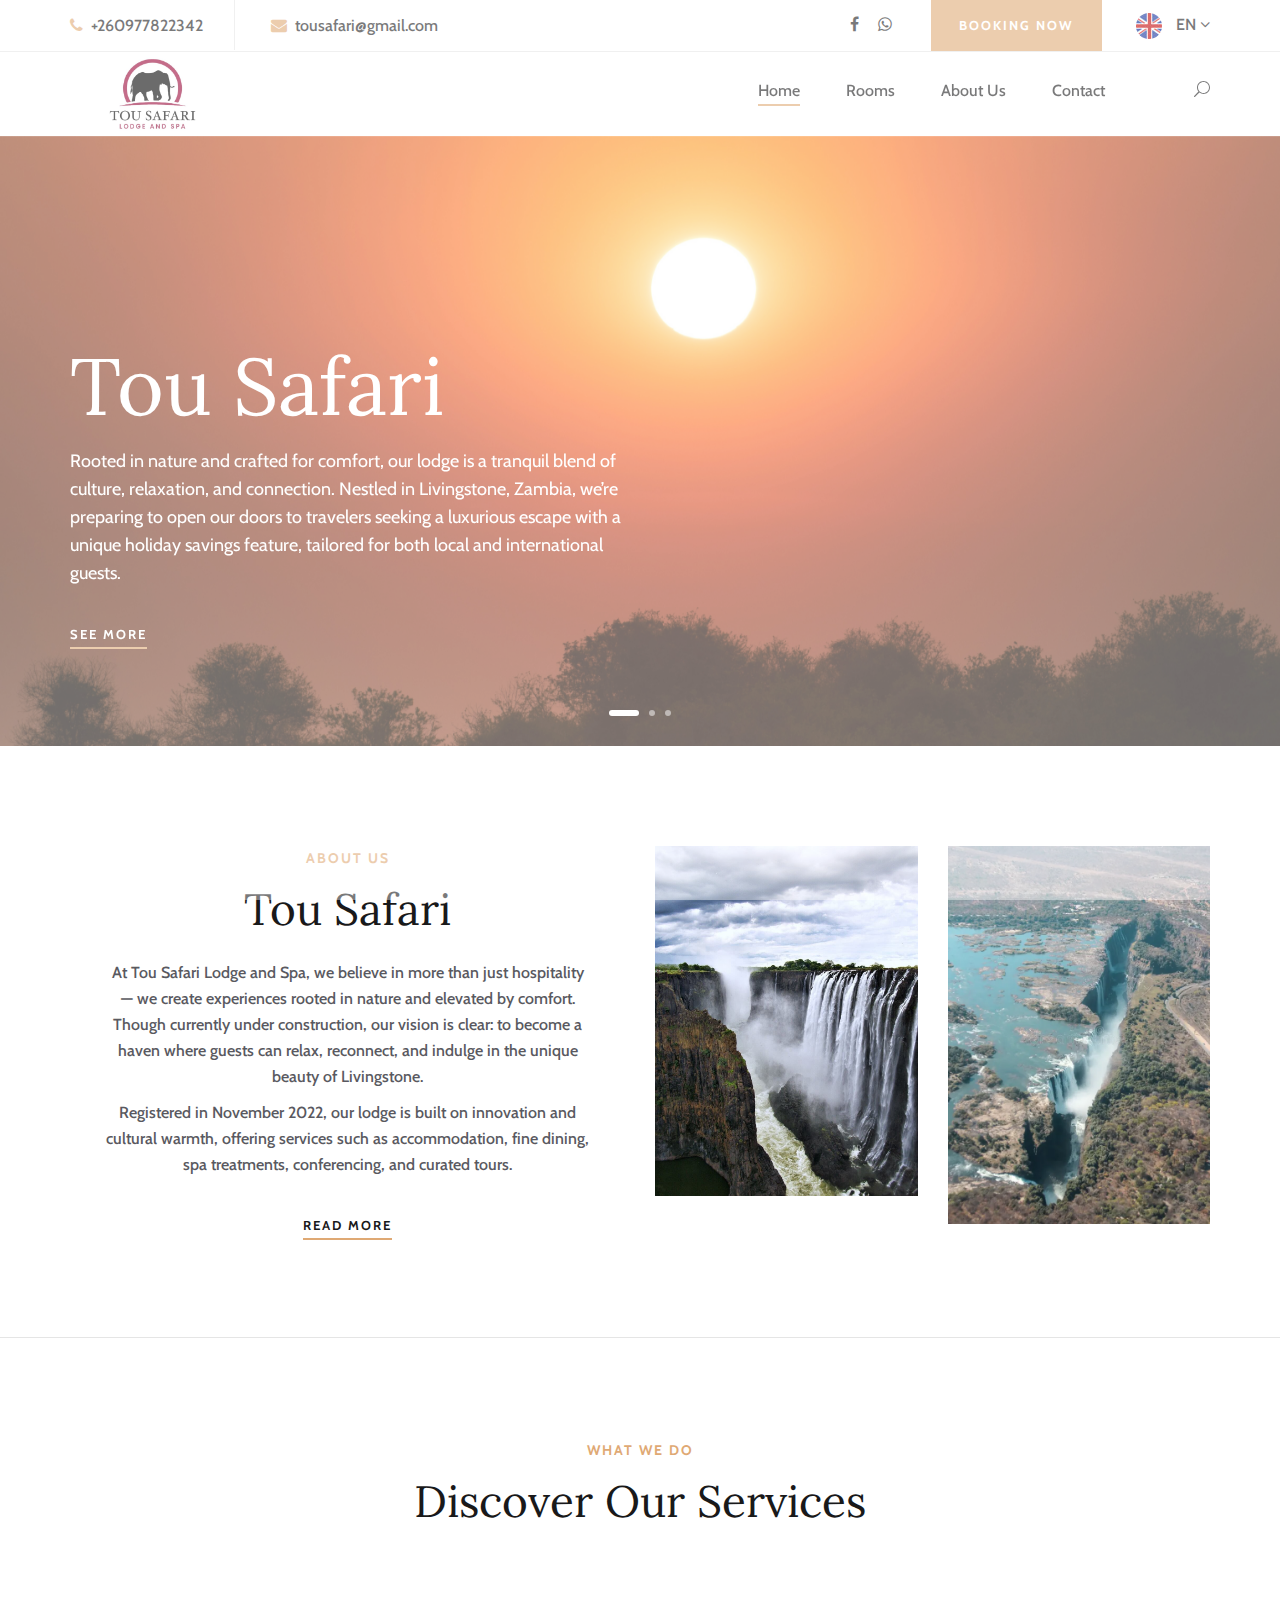
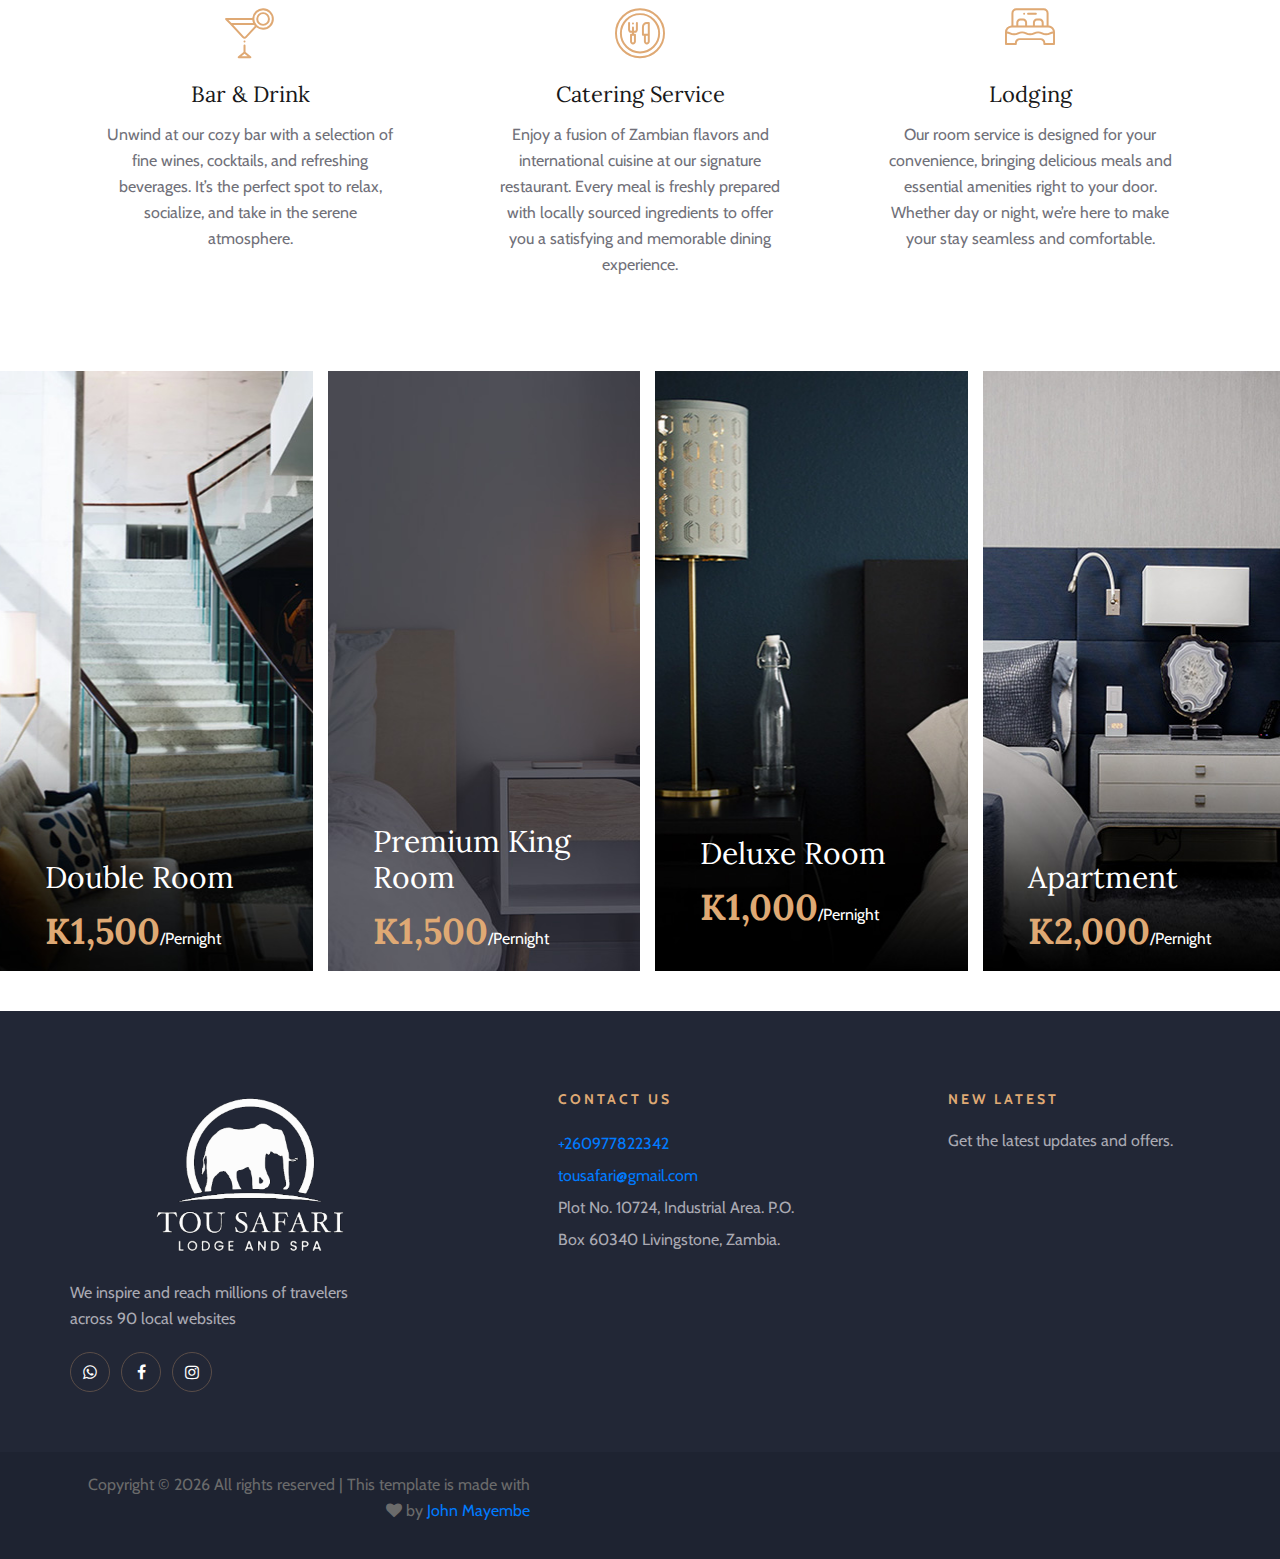
<file: index.html>
<!DOCTYPE html>
<html lang="zxx">

<head>
    <meta charset="UTF-8">
    <meta name="description" content="Sona Template">
    <meta name="keywords" content="Sona, unica, creative, html">
    <meta name="viewport" content="width=device-width, initial-scale=1.0">
    <meta http-equiv="X-UA-Compatible" content="ie=edge">
    <title>Tou Safari | Lodge & Spa </title>

    <!-- Google Font -->
    <link href="https://fonts.googleapis.com/css?family=Lora:400,700&display=swap" rel="stylesheet">
    <link href="https://fonts.googleapis.com/css?family=Cabin:400,500,600,700&display=swap" rel="stylesheet">

    <!-- Css Styles -->
    <link rel="stylesheet" href="css/bootstrap.min.css" type="text/css">
    <link rel="stylesheet" href="css/font-awesome.min.css" type="text/css">
    <link rel="stylesheet" href="css/elegant-icons.css" type="text/css">
    <link rel="stylesheet" href="css/flaticon.css" type="text/css">
    <link rel="stylesheet" href="css/owl.carousel.min.css" type="text/css">
    <link rel="stylesheet" href="css/nice-select.css" type="text/css">
    <link rel="stylesheet" href="css/jquery-ui.min.css" type="text/css">
    <link rel="stylesheet" href="css/magnific-popup.css" type="text/css">
    <link rel="stylesheet" href="css/slicknav.min.css" type="text/css">
    <link rel="stylesheet" href="css/style.css" type="text/css">
</head>

<body>
    <!-- Page Preloder -->
    <div id="preloder">
        <div class="loader"></div>
    </div>

    <!-- Offcanvas Menu Section Begin -->
    <div class="offcanvas-menu-overlay"></div>
    <div class="canvas-open">
        <i class="icon_menu"></i>
    </div>
    <div class="offcanvas-menu-wrapper">
        <div class="canvas-close">
            <i class="icon_close"></i>
        </div>
        <div class="search-icon  search-switch">
            <i class="icon_search"></i>
        </div>
        <div class="header-configure-area">
            <div class="language-option">
                <img src="img/flag.jpg" alt="">
                <span>EN <i class="fa fa-angle-down"></i></span>
                <div class="flag-dropdown">
                    <ul>
                        <li><a href="#">Zi</a></li>
                        <li><a href="#">Fr</a></li>
                    </ul>
                </div>
            </div>
            <a href="#" class="bk-btn">Booking Now</a>
        </div>
        <nav class="mainmenu mobile-menu">
            <ul>
                <li class="active"><a href="./index.html">Home</a></li>
                <li><a href="./rooms.html">Rooms</a></li>
                <li><a href="./about-us.html">About Us</a></li>


                </li>

                <li><a href="./contact.html">Contact</a></li>
            </ul>
        </nav>
        <div id="mobile-menu-wrap"></div>
        <div class="top-social">
            <a href="#"><i class="fa fa-facebook"></i></a>
            <a href="#"><i class="fa fa-whatsapp"></i></a>
        </div>
        <ul class="top-widget">
            <li><i class="fa fa-phone"></i> (+260) 977 822 342</li>
            <li><i class="fa fa-envelope"></i> Tousafari@gmail.com</li>
        </ul>
    </div>
    <!-- Offcanvas Menu Section End -->

    <!-- Header Section Begin -->
    <header class="header-section">
        <div class="top-nav">
            <div class="container">
                <div class="row">
                    <div class="col-lg-6">
                        <ul class="tn-left">
                            <li><i class="fa fa-phone"></i> +260977822342</li>
                            <li><i class="fa fa-envelope"></i> tousafari@gmail.com</li>
                        </ul>
                    </div>
                    <div class="col-lg-6">
                        <div class="tn-right">
                            <div class="top-social">
                                <a href="#"><i class="fa fa-facebook"></i></a>
                                <a href="#"><i class="fa fa-whatsapp"></i></a>
                            </div>
                            <a href="#" class="bk-btn">Booking Now</a>
                            <div class="language-option">
                                <img src="img/flag.jpg" alt="">
                                <span>EN <i class="fa fa-angle-down"></i></span>
                                <div class="flag-dropdown">
                                    <ul>
                                        <li><a href="#">Zi</a></li>
                                        <li><a href="#">Fr</a></li>
                                    </ul>
                                </div>
                            </div>
                        </div>
                    </div>
                </div>
            </div>
        </div>
        <div class="menu-item">
            <div class="container">
                <div class="row">
                    <div class="col-lg-2">
                        <div class="logo">
                            <a href="./index.html">
                                <img src="/img/tou-safari-logo.jpg" alt="">
                            </a>
                        </div>
                    </div>
                    <div class="col-lg-10">
                        <div class="nav-menu">
                            <nav class="mainmenu">
                                <ul>
                                    <li class="active"><a href="./index.html">Home</a></li>
                                    <li><a href="./rooms.html">Rooms</a></li>
                                    <li><a href="./about-us.html">About Us</a></li>



                                    <li><a href="./contact.html">Contact</a></li>
                                </ul>
                            </nav>
                            <div class="nav-right search-switch">
                                <i class="icon_search"></i>
                            </div>
                        </div>
                    </div>
                </div>
            </div>
        </div>
    </header>
    <!-- Header End -->

    <!-- Hero Section Begin -->
    <section class="hero-section">
        <div class="container">
            <div class="row">
                <div class="col-lg-6">
                    <div class="hero-text">
                        <h1>Tou Safari</h1>
                        <p> Rooted in nature and crafted for comfort, our lodge is a tranquil blend of culture,
                            relaxation, and connection. Nestled in Livingstone, Zambia, we’re preparing to open our
                            doors to travelers seeking a luxurious escape with a unique holiday savings feature,
                            tailored for both local and international guests.</p>
                        <a href="#" class="primary-btn">See More</a>
                    </div>
                </div>
                <div class="col-xl-4 col-lg-5 offset-xl-2 offset-lg-1">

                </div>
            </div>
        </div>
        <div class="hero-slider owl-carousel">
            <div class="hs-item set-bg" data-setbg="img/hero/hero-1.jpg"></div>
            <div class="hs-item set-bg" data-setbg="img/hero/hero-2.jpg"></div>
            <div class="hs-item set-bg" data-setbg="img/hero/hero-3.jpg"></div>
        </div>
    </section>
    <!-- Hero Section End -->

    <!-- About Us Section Begin -->
    <section class="aboutus-section spad">
        <div class="container">
            <div class="row">
                <div class="col-lg-6">
                    <div class="about-text">
                        <div class="section-title">
                            <span>About Us</span>
                            <h2>Tou Safari <br /></h2>
                        </div>
                        <p class="f-para">At Tou Safari Lodge and Spa, we believe in more than just hospitality — we
                            create experiences rooted in nature and elevated by comfort. Though currently under
                            construction, our vision is clear: to become a haven where guests can relax, reconnect, and
                            indulge in the unique beauty of Livingstone.</p>
                        <p class="s-para">Registered in November 2022, our lodge is built on innovation and cultural
                            warmth, offering services such as accommodation, fine dining, spa treatments, conferencing,
                            and curated tours.</p>
                        <a href="#" class="primary-btn about-btn">Read More</a>
                    </div>
                </div>
                <div class="col-lg-6">
                    <div class="about-pic">
                        <div class="row">
                            <div class="col-sm-6">
                                <img src="img/about/about-1.jpg" alt="">
                            </div>
                            <div class="col-sm-6">
                                <img src="img/about/about-2.jpg" alt="">
                            </div>
                        </div>
                    </div>
                </div>
            </div>
        </div>
    </section>
    <!-- About Us Section End -->

    <!-- Services Section End -->
    <section class="services-section spad">
        <div class="container">
            <div class="row">
                <div class="col-lg-12">
                    <div class="section-title">
                        <span>What We Do</span>
                        <h2>Discover Our Services</h2>
                    </div>
                </div>
            </div>
            <div class="row">
                <div class="col-lg-4 col-sm-6">
                    <div class="service-item">
                        <i class="flaticon-012-cocktail"></i>
                        <h4>Bar & Drink</h4>
                        <p>Unwind at our cozy bar with a selection of fine wines, cocktails, and refreshing beverages.
                            It’s the perfect spot to relax, socialize, and take in the serene atmosphere.</p>
                    </div>
                </div>
                <div class="col-lg-4 col-sm-6">
                    <div class="service-item">
                        <i class="flaticon-033-dinner"></i>
                        <h4>Catering Service</h4>
                        <p>Enjoy a fusion of Zambian flavors and international cuisine at our signature restaurant.
                            Every meal is freshly prepared with locally sourced ingredients to offer you a satisfying
                            and memorable dining experience.</p>
                    </div>
                </div>
                <div class="col-lg-4 col-sm-6">
                    <div class="service-item">
                        <i class="flaticon-026-bed"></i>
                        <h4>Lodging</h4>
                        <p>Our room service is designed for your convenience, bringing delicious meals and essential
                            amenities right to your door. Whether day or night, we’re here to make your stay seamless
                            and comfortable.

                        </p>
                    </div>
                </div>
            </div>
        </div>
    </section>
    <!-- Services Section End -->

    <!-- Home Room Section Begin -->
    <section class="hp-room-section">
        <div class="container-fluid">
            <div class="hp-room-items">
                <div class="row">
                    <div class="col-lg-3 col-md-6">
                        <div class="hp-room-item set-bg" data-setbg="img/room/room-b1.jpg">
                            <div class="hr-text">
                                <h3>Double Room</h3>
                                <h2>K1,500<span>/Pernight</span></h2>
                                <table>
                                    <tbody>
                                        <tr>
                                            <td class="r-o">Size:</td>
                                            <td>30 ft</td>
                                        </tr>
                                        <tr>
                                            <td class="r-o">Capacity:</td>
                                            <td>Max persion 5</td>
                                        </tr>
                                        <tr>
                                            <td class="r-o">Bed:</td>
                                            <td>King Beds</td>
                                        </tr>
                                        <tr>
                                            <td class="r-o">Services:</td>
                                            <td>Wifi, Television, Bathroom,...</td>
                                        </tr>
                                    </tbody>
                                </table>

                            </div>
                        </div>
                    </div>
                    <div class="col-lg-3 col-md-6">
                        <div class="hp-room-item set-bg" data-setbg="img/room/room-b2.jpg">
                            <div class="hr-text">
                                <h3>Premium King Room</h3>
                                <h2>K1,500<span>/Pernight</span></h2>
                                <table>
                                    <tbody>
                                        <tr>
                                            <td class="r-o">Size:</td>
                                            <td>30 ft</td>
                                        </tr>
                                        <tr>
                                            <td class="r-o">Capacity:</td>
                                            <td>Max persion 5</td>
                                        </tr>
                                        <tr>
                                            <td class="r-o">Bed:</td>
                                            <td>King Beds</td>
                                        </tr>
                                        <tr>
                                            <td class="r-o">Services:</td>
                                            <td>Wifi, Television, Bathroom,...</td>
                                        </tr>
                                    </tbody>
                                </table>

                            </div>
                        </div>
                    </div>
                    <div class="col-lg-3 col-md-6">
                        <div class="hp-room-item set-bg" data-setbg="img/room/room-b3.jpg">
                            <div class="hr-text">
                                <h3>Deluxe Room</h3>
                                <h2>K1,000<span>/Pernight</span></h2>
                                <table>
                                    <tbody>
                                        <tr>
                                            <td class="r-o">Size:</td>
                                            <td>30 ft</td>
                                        </tr>
                                        <tr>
                                            <td class="r-o">Capacity:</td>
                                            <td>Max persion 5</td>
                                        </tr>
                                        <tr>
                                            <td class="r-o">Bed:</td>
                                            <td>King Beds</td>
                                        </tr>
                                        <tr>
                                            <td class="r-o">Services:</td>
                                            <td>Wifi, Television, Bathroom,...</td>
                                        </tr>
                                    </tbody>
                                </table>
                                >
                            </div>
                        </div>
                    </div>
                    <div class="col-lg-3 col-md-6">
                        <div class="hp-room-item set-bg" data-setbg="img/room/room-b4.jpg">
                            <div class="hr-text">
                                <h3>Apartment</h3>
                                <h2>K2,000<span>/Pernight</span></h2>
                                <table>
                                    <tbody>
                                        <tr>
                                            <td class="r-o">Size:</td>
                                            <td>30 ft</td>
                                        </tr>
                                        <tr>
                                            <td class="r-o">Capacity:</td>
                                            <td>Max persion 5</td>
                                        </tr>
                                        <tr>
                                            <td class="r-o">Bed:</td>
                                            <td>King Beds</td>
                                        </tr>
                                        <tr>
                                            <td class="r-o">Services:</td>
                                            <td>Wifi, Television, Bathroom,...</td>
                                        </tr>
                                    </tbody>
                                </table>

                            </div>
                        </div>
                    </div>
                </div>
            </div>
        </div>
    </section>
    <!-- Home Room Section End -->

    <!-- Footer Section Begin -->
    <footer class="footer-section">
        <div class="container">
            <div class="footer-text">
                <div class="row">
                    <div class="col-lg-4">
                        <div class="ft-about">
                            <div class="logo">
                                <a href="#">
                                    <img src="/img/Picsart_25-08-04_16-56-17-526.png" alt="">
                                </a>
                            </div>
                            <p>We inspire and reach millions of travelers<br /> across 90 local websites</p>
                            <div class="fa-social">

                                <a href="https://wa.me/260977822342"><i class="fa fa-whatsapp"></i></a>
                                <a href="#"><i class="fa fa-facebook"></i></a>
                                <a href="#"><i class="fa fa-instagram"></i></a>

                            </div>
                        </div>
                    </div>
                    <div class="col-lg-3 offset-lg-1">
                        <div class="ft-contact">
                            <h6>Contact Us</h6>
                            <ul>
                                <li><a href="tel:+260977822342">+260977822342</a></li>
                                <li><a href="mailto:tousafari">tousafari@gmail.com</a></li>
                                <li>Plot No. 10724, Industrial
                                    Area. P.O. Box 60340 Livingstone, Zambia.</li>
                            </ul>
                        </div>
                    </div>
                    <div class="col-lg-3 offset-lg-1">
                        <div class="ft-newslatter">
                            <h6>New latest</h6>
                            <p>Get the latest updates and offers.</p>

                        </div>
                    </div>
                </div>
            </div>
        </div>
        <div class="copyright-option">
            <div class="container">
                <div class="col-lg-5">
                    <div class="co-text">
                        <p><!-- Link back to Colorlib can't be removed. Template is licensed under CC BY 3.0. -->
                            Copyright &copy;
                            <script>document.write(new Date().getFullYear());</script> All rights reserved | This
                            template is made with <i class="fa fa-heart" aria-hidden="true"></i> by <a href="#"
                                target="_blank">John Mayembe</a>
                            <!-- Link back to Colorlib can't be removed. Template is licensed under CC BY 3.0. -->
                        </p>
                    </div>
                </div>
            </div>
        </div>
        </div>
    </footer>
    <!-- Footer Section End -->

    <!-- Search model Begin -->
    <div class="search-model">
        <div class="h-100 d-flex align-items-center justify-content-center">
            <div class="search-close-switch"><i class="icon_close"></i></div>
            <form class="search-model-form">
                <input type="text" id="search-input" placeholder="Search here.....">
            </form>
        </div>
    </div>
    <!-- Search model end -->

    <!-- Js Plugins -->
    <script src="js/jquery-3.3.1.min.js"></script>
    <script src="js/bootstrap.min.js"></script>
    <script src="js/jquery.magnific-popup.min.js"></script>
    <script src="js/jquery.nice-select.min.js"></script>
    <script src="js/jquery-ui.min.js"></script>
    <script src="js/jquery.slicknav.js"></script>
    <script src="js/owl.carousel.min.js"></script>
    <script src="js/main.js"></script>
</body>

</html>
</file>
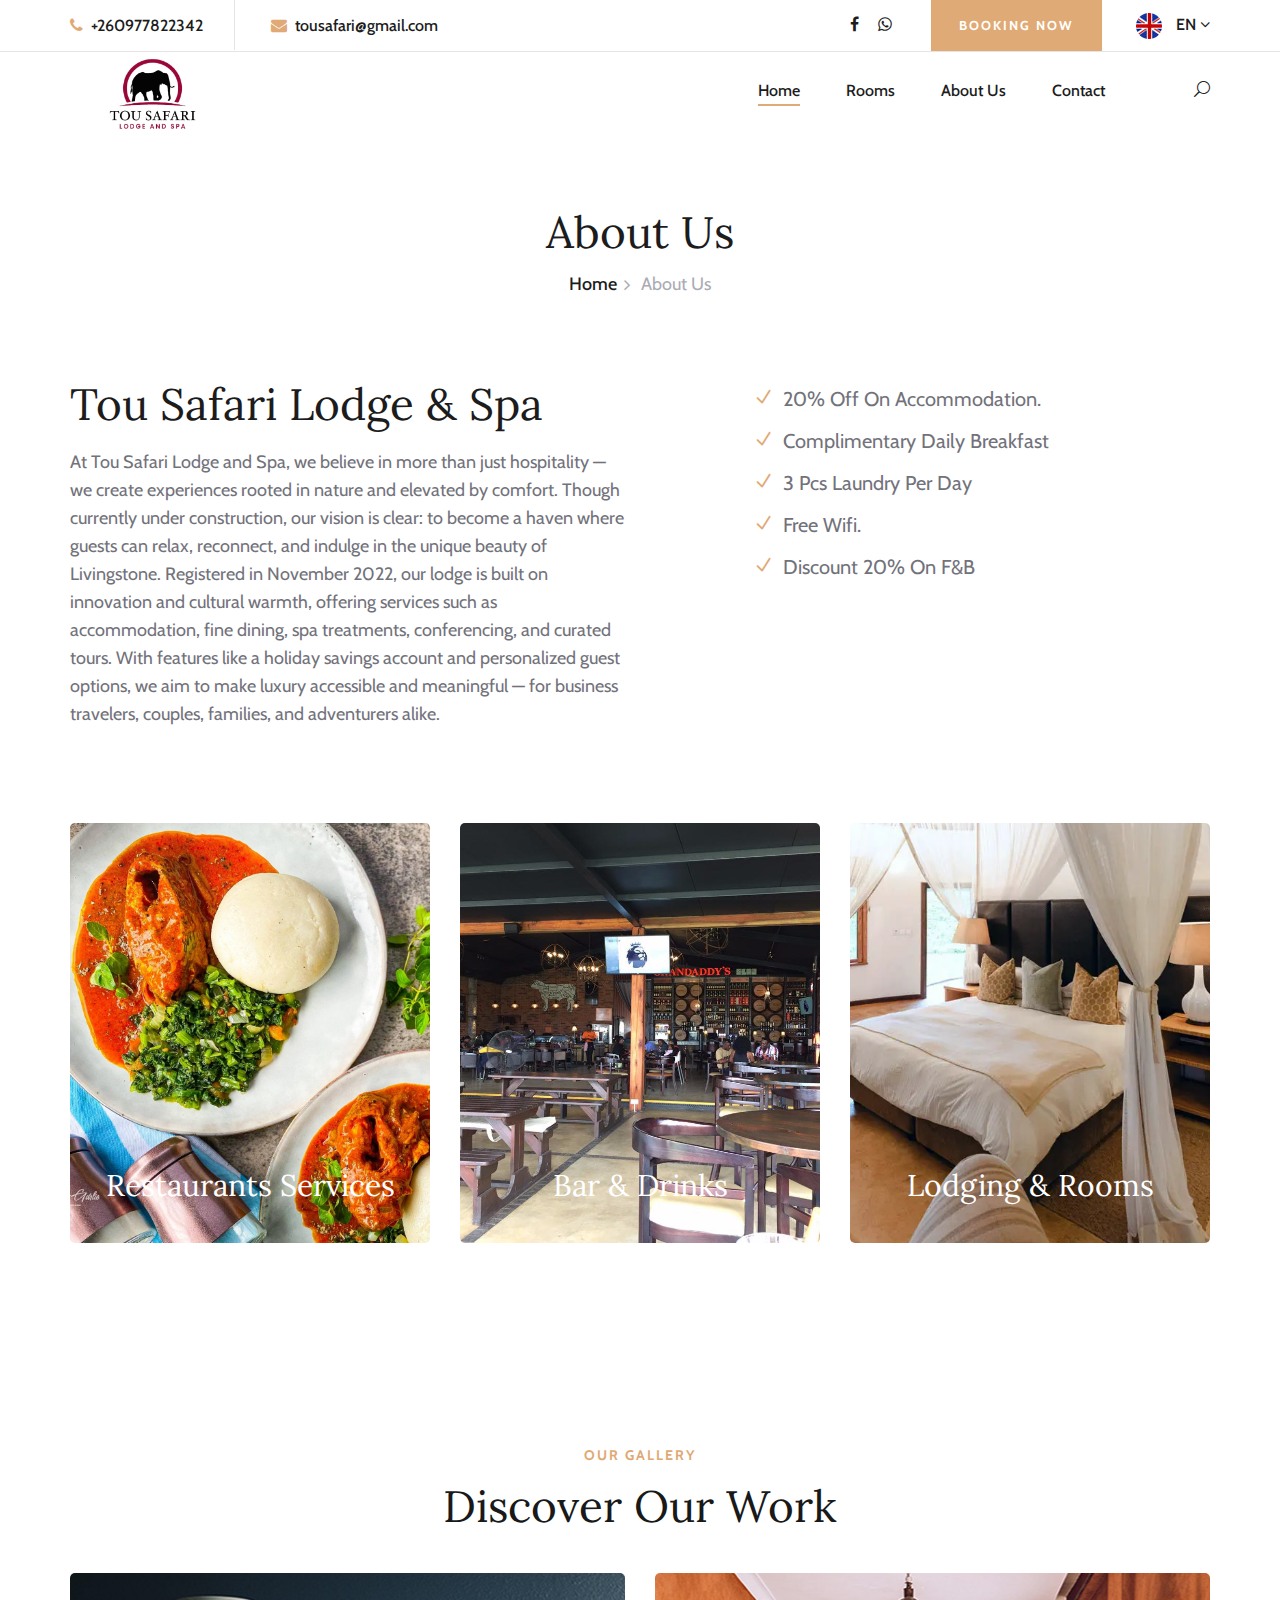
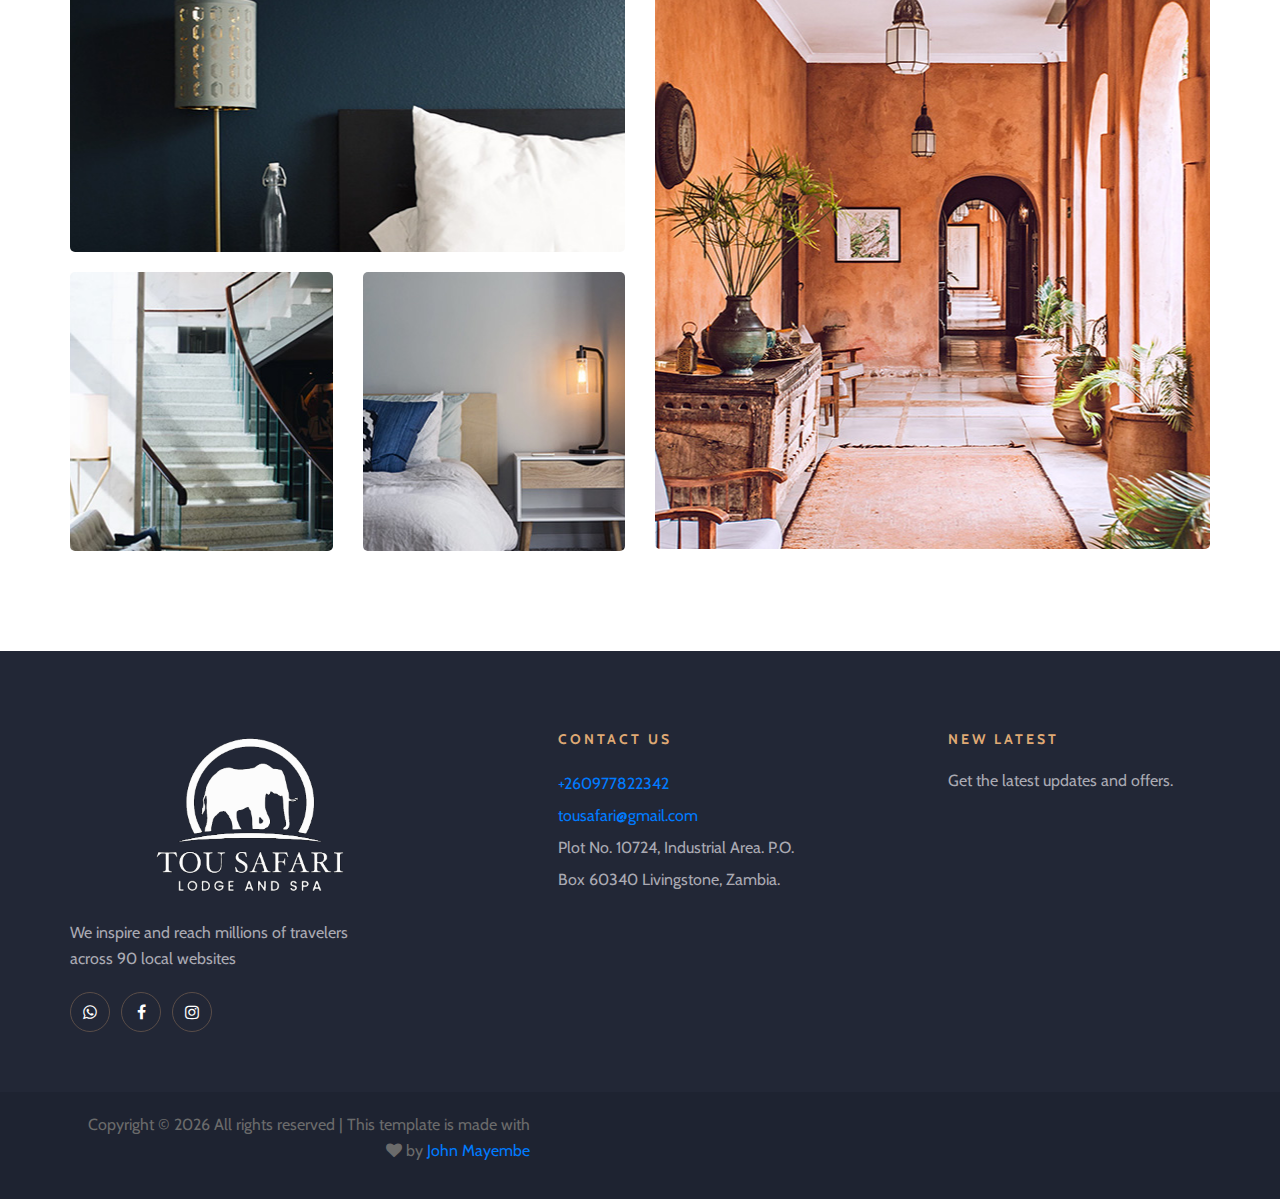
<file: about-us.html>
<!DOCTYPE html>
<html lang="zxx">

<head>
    <meta charset="UTF-8">
    <meta name="description" content="Sona Template">
    <meta name="keywords" content="Sona, unica, creative, html">
    <meta name="viewport" content="width=device-width, initial-scale=1.0">
    <meta http-equiv="X-UA-Compatible" content="ie=edge">
    <title>Tou Safari | Lodge & Spa </title>

    <!-- Google Font -->
    <link href="https://fonts.googleapis.com/css?family=Lora:400,700&display=swap" rel="stylesheet">
    <link href="https://fonts.googleapis.com/css?family=Cabin:400,500,600,700&display=swap" rel="stylesheet">

    <!-- Css Styles -->
    <link rel="stylesheet" href="css/bootstrap.min.css" type="text/css">
    <link rel="stylesheet" href="css/font-awesome.min.css" type="text/css">
    <link rel="stylesheet" href="css/elegant-icons.css" type="text/css">
    <link rel="stylesheet" href="css/flaticon.css" type="text/css">
    <link rel="stylesheet" href="css/owl.carousel.min.css" type="text/css">
    <link rel="stylesheet" href="css/nice-select.css" type="text/css">
    <link rel="stylesheet" href="css/jquery-ui.min.css" type="text/css">
    <link rel="stylesheet" href="css/magnific-popup.css" type="text/css">
    <link rel="stylesheet" href="css/slicknav.min.css" type="text/css">
    <link rel="stylesheet" href="css/style.css" type="text/css">
</head>

<body>
    <!-- Page Preloder -->
    <div id="preloder">
        <div class="loader"></div>
    </div>

    <!-- Offcanvas Menu Section Begin -->
    <div class="offcanvas-menu-overlay"></div>
    <div class="canvas-open">
        <i class="icon_menu"></i>
    </div>
    <div class="offcanvas-menu-wrapper">
        <div class="canvas-close">
            <i class="icon_close"></i>
        </div>
        <div class="search-icon  search-switch">
            <i class="icon_search"></i>
        </div>
        <div class="header-configure-area">
            <div class="language-option">
                <img src="img/flag.jpg" alt="">
                <span>EN <i class="fa fa-angle-down"></i></span>
                <div class="flag-dropdown">
                    <ul>
                        <li><a href="#">Zi</a></li>
                        <li><a href="#">Fr</a></li>
                    </ul>
                </div>
            </div>
            <a href="#" class="bk-btn">Booking Now</a>
        </div>
        <nav class="mainmenu mobile-menu">
            <ul>
                <li class="active"><a href="./index.html">Home</a></li>
                <li><a href="./rooms.html">Rooms</a></li>
                <li><a href="./about-us.html">About Us</a></li>


                </li>

                <li><a href="./contact.html">Contact</a></li>
            </ul>
        </nav>
        <div id="mobile-menu-wrap"></div>
        <div class="top-social">
            <a href="#"><i class="fa fa-facebook"></i></a>
            <a href="#"><i class="fa fa-whatsapp"></i></a>
        </div>
        <ul class="top-widget">
            <li><i class="fa fa-phone"></i> (+260) 977 822 342</li>
            <li><i class="fa fa-envelope"></i> Tousafari@gmail.com</li>
        </ul>
    </div>
    <!-- Offcanvas Menu Section End -->

    <!-- Header Section Begin -->
    <header class="header-section">
        <div class="top-nav">
            <div class="container">
                <div class="row">
                    <div class="col-lg-6">
                        <ul class="tn-left">
                            <li><i class="fa fa-phone"></i> +260977822342</li>
                            <li><i class="fa fa-envelope"></i> tousafari@gmail.com</li>
                        </ul>
                    </div>
                    <div class="col-lg-6">
                        <div class="tn-right">
                            <div class="top-social">
                                <a href="#"><i class="fa fa-facebook"></i></a>
                                <a href="#"><i class="fa fa-whatsapp"></i></a>
                            </div>
                            <a href="#" class="bk-btn">Booking Now</a>
                            <div class="language-option">
                                <img src="img/flag.jpg" alt="">
                                <span>EN <i class="fa fa-angle-down"></i></span>
                                <div class="flag-dropdown">
                                    <ul>
                                        <li><a href="#">Zi</a></li>
                                        <li><a href="#">Fr</a></li>
                                    </ul>
                                </div>
                            </div>
                        </div>
                    </div>
                </div>
            </div>
        </div>
        <div class="menu-item">
            <div class="container">
                <div class="row">
                    <div class="col-lg-2">
                        <div class="logo">
                            <a href="./index.html">
                                <img src="/img/tou-safari-logo.jpg" alt="">
                            </a>
                        </div>
                    </div>
                    <div class="col-lg-10">
                        <div class="nav-menu">
                            <nav class="mainmenu">
                                <ul>
                                    <li class="active"><a href="./index.html">Home</a></li>
                                    <li><a href="./rooms.html">Rooms</a></li>
                                    <li><a href="./about-us.html">About Us</a></li>



                                    <li><a href="./contact.html">Contact</a></li>
                                </ul>
                            </nav>
                            <div class="nav-right search-switch">
                                <i class="icon_search"></i>
                            </div>
                        </div>
                    </div>
                </div>
            </div>
        </div>
    </header>
    <!-- Header End -->

    <!-- Breadcrumb Section Begin -->
    <div class="breadcrumb-section">
        <div class="container">
            <div class="row">
                <div class="col-lg-12">
                    <div class="breadcrumb-text">
                        <h2>About Us</h2>
                        <div class="bt-option">
                            <a href="./index.html">Home</a>
                            <span>About Us</span>
                        </div>
                    </div>
                </div>
            </div>
        </div>
    </div>
    <!-- Breadcrumb Section End -->

    <!-- About Us Page Section Begin -->
    <section class="aboutus-page-section spad">
        <div class="container">
            <div class="about-page-text">
                <div class="row">
                    <div class="col-lg-6">
                        <div class="ap-title">
                            <h2>Tou Safari Lodge & Spa</h2>
                            <p>At Tou Safari Lodge and Spa, we believe in more than just hospitality — we create experiences rooted in nature and elevated by comfort. Though currently under construction, our vision is clear: to become a haven where guests can relax, reconnect, and indulge in the unique beauty of Livingstone. Registered in November 2022, our lodge is built on innovation and cultural warmth, offering services such as accommodation, fine dining, spa treatments, conferencing, and curated tours. With features like a holiday savings account and personalized guest options, we aim to make luxury accessible and meaningful — for business travelers, couples, families, and adventurers alike.</p>
                        </div>
                    </div>
                    <div class="col-lg-5 offset-lg-1">
                        <ul class="ap-services">
                            <li><i class="icon_check"></i> 20% Off On Accommodation.</li>
                            <li><i class="icon_check"></i> Complimentary Daily Breakfast</li>
                            <li><i class="icon_check"></i> 3 Pcs Laundry Per Day</li>
                            <li><i class="icon_check"></i> Free Wifi.</li>
                            <li><i class="icon_check"></i> Discount 20% On F&B</li>
                        </ul>
                    </div>
                </div>
            </div>
            <div class="about-page-services">
                <div class="row">
                    <div class="col-md-4">
                        <div class="ap-service-item set-bg" data-setbg="img/about/about-p1.jpg">
                            <div class="api-text">
                                <h3>Restaurants Services</h3>
                            </div>
                        </div>
                    </div>
                    <div class="col-md-4">
                        <div class="ap-service-item set-bg" data-setbg="img/about/about-p2.jpg">
                            <div class="api-text">
                                <h3>Bar & Drinks</h3>
                            </div>
                        </div>
                    </div>
                    <div class="col-md-4">
                        <div class="ap-service-item set-bg" data-setbg="img/about/about-p3.jpg">
                            <div class="api-text">
                                <h3>Lodging & Rooms</h3>
                            </div>
                        </div>
                    </div>
                </div>
            </div>
        </div>
    </section>
    <!-- About Us Page Section End -->

   

    <!-- Gallery Section Begin -->
    <section class="gallery-section spad">
        <div class="container">
            <div class="row">
                <div class="col-lg-12">
                    <div class="section-title">
                        <span>Our Gallery</span>
                        <h2>Discover Our Work</h2>
                    </div>
                </div>
            </div>
            <div class="row">
                <div class="col-lg-6">
                    <div class="gallery-item set-bg" data-setbg="img/gallery/gallery-1.jpg">
                        <div class="gi-text">
                            <h3>Room Luxury</h3>
                        </div>
                    </div>
                    <div class="row">
                        <div class="col-sm-6">
                            <div class="gallery-item set-bg" data-setbg="img/gallery/gallery-3.jpg">
                                <div class="gi-text">
                                    <h3>Room Luxury</h3>
                                </div>
                            </div>
                        </div>
                        <div class="col-sm-6">
                            <div class="gallery-item set-bg" data-setbg="img/gallery/gallery-4.jpg">
                                <div class="gi-text">
                                    <h3>Room Luxury</h3>
                                </div>
                            </div>
                        </div>
                    </div>
                </div>
                <div class="col-lg-6">
                    <div class="gallery-item large-item set-bg" data-setbg="img/gallery/gallery-2.jpg">
                        <div class="gi-text">
                            <h3>Room Luxury</h3>
                        </div>
                    </div>
                </div>
            </div>
        </div>
    </section>
    <!-- Gallery Section End -->

    <!-- Footer Section Begin -->
    <footer class="footer-section">
        <div class="container">
            <div class="footer-text">
                <div class="row">
                    <div class="col-lg-4">
                        <div class="ft-about">
                            <div class="logo">
                                <a href="#">
                                    <img src="/img/Picsart_25-08-04_16-56-17-526.png" alt="">
                                </a>
                            </div>
                            <p>We inspire and reach millions of travelers<br /> across 90 local websites</p>
                            <div class="fa-social">

                                <a href="https://wa.me/260977822342"><i class="fa fa-whatsapp"></i></a>
                                <a href="#"><i class="fa fa-facebook"></i></a>
                                <a href="#"><i class="fa fa-instagram"></i></a>

                            </div>
                        </div>
                    </div>
                    <div class="col-lg-3 offset-lg-1">
                        <div class="ft-contact">
                            <h6>Contact Us</h6>
                            <ul>
                                <li><a href="tel:+260977822342">+260977822342</a></li>
                                <li><a href="mailto:tousafari">tousafari@gmail.com</a></li>
                                <li>Plot No. 10724, Industrial
                                    Area. P.O. Box 60340 Livingstone, Zambia.</li>
                            </ul>
                        </div>
                    </div>
                    <div class="col-lg-3 offset-lg-1">
                        <div class="ft-newslatter">
                            <h6>New latest</h6>
                            <p>Get the latest updates and offers.</p>

                        </div>
                    </div>
                </div>
            </div>
        </div>
        <div class="copyright-option">
            <div class="container">
                <div class="col-lg-5">
                    <div class="co-text">
                        <p><!-- Link back to Colorlib can't be removed. Template is licensed under CC BY 3.0. -->
                            Copyright &copy;
                            <script>document.write(new Date().getFullYear());</script> All rights reserved | This
                            template is made with <i class="fa fa-heart" aria-hidden="true"></i> by <a href="#"
                                target="_blank">John Mayembe</a>
                            <!-- Link back to Colorlib can't be removed. Template is licensed under CC BY 3.0. -->
                        </p>
                    </div>
                </div>
            </div>
        </div>
        </div>
    </footer>
    <!-- Footer Section End -->

    <!-- Search model Begin -->
    <div class="search-model">
        <div class="h-100 d-flex align-items-center justify-content-center">
            <div class="search-close-switch"><i class="icon_close"></i></div>
            <form class="search-model-form">
                <input type="text" id="search-input" placeholder="Search here.....">
            </form>
        </div>
    </div>
    <!-- Search model end -->

    <!-- Js Plugins -->
    <script src="js/jquery-3.3.1.min.js"></script>
    <script src="js/bootstrap.min.js"></script>
    <script src="js/jquery.magnific-popup.min.js"></script>
    <script src="js/jquery.nice-select.min.js"></script>
    <script src="js/jquery-ui.min.js"></script>
    <script src="js/jquery.slicknav.js"></script>
    <script src="js/owl.carousel.min.js"></script>
    <script src="js/main.js"></script>
</body>

</html>
</file>
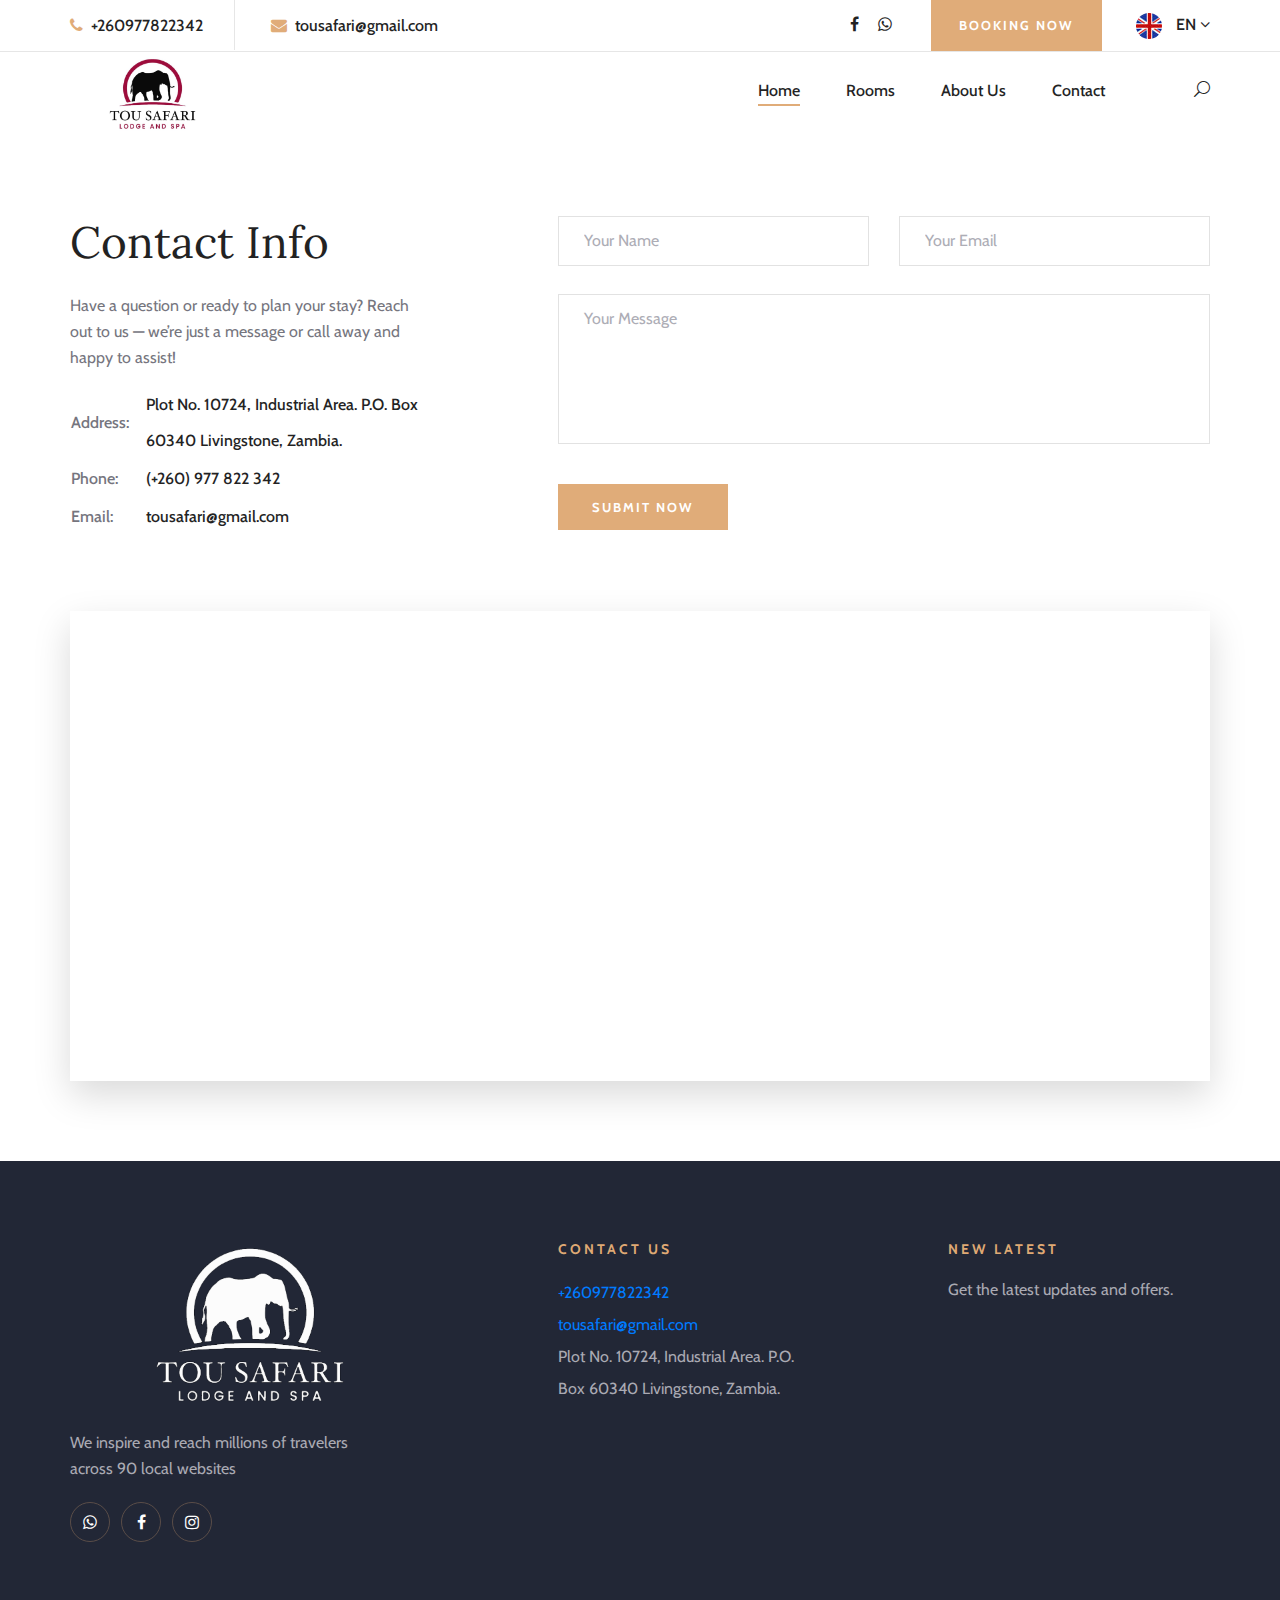
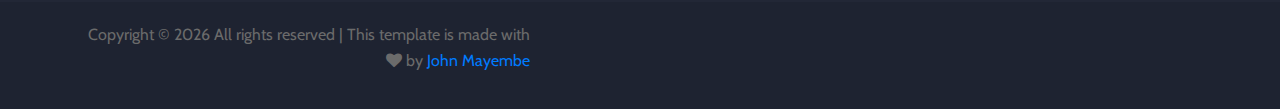
<file: contact.html>
<!DOCTYPE html>
<html lang="zxx">

<head>
    <meta charset="UTF-8">
    <meta name="description" content="Sona Template">
    <meta name="keywords" content="Sona, unica, creative, html">
    <meta name="viewport" content="width=device-width, initial-scale=1.0">
    <meta http-equiv="X-UA-Compatible" content="ie=edge">
    <title>Tou Safari | Lodge & Spa </title>

    <!-- Google Font -->
    <link href="https://fonts.googleapis.com/css?family=Lora:400,700&display=swap" rel="stylesheet">
    <link href="https://fonts.googleapis.com/css?family=Cabin:400,500,600,700&display=swap" rel="stylesheet">

    <!-- Css Styles -->
    <link rel="stylesheet" href="css/bootstrap.min.css" type="text/css">
    <link rel="stylesheet" href="css/font-awesome.min.css" type="text/css">
    <link rel="stylesheet" href="css/elegant-icons.css" type="text/css">
    <link rel="stylesheet" href="css/flaticon.css" type="text/css">
    <link rel="stylesheet" href="css/owl.carousel.min.css" type="text/css">
    <link rel="stylesheet" href="css/nice-select.css" type="text/css">
    <link rel="stylesheet" href="css/jquery-ui.min.css" type="text/css">
    <link rel="stylesheet" href="css/magnific-popup.css" type="text/css">
    <link rel="stylesheet" href="css/slicknav.min.css" type="text/css">
    <link rel="stylesheet" href="css/style.css" type="text/css">
</head>

<body>
    <!-- Page Preloder -->
    <div id="preloder">
        <div class="loader"></div>
    </div>

    <!-- Offcanvas Menu Section Begin -->
    <div class="offcanvas-menu-overlay"></div>
    <div class="canvas-open">
        <i class="icon_menu"></i>
    </div>
    <div class="offcanvas-menu-wrapper">
        <div class="canvas-close">
            <i class="icon_close"></i>
        </div>
        <div class="search-icon  search-switch">
            <i class="icon_search"></i>
        </div>
        <div class="header-configure-area">
            <div class="language-option">
                <img src="img/flag.jpg" alt="">
                <span>EN <i class="fa fa-angle-down"></i></span>
                <div class="flag-dropdown">
                    <ul>
                        <li><a href="#">Zi</a></li>
                        <li><a href="#">Fr</a></li>
                    </ul>
                </div>
            </div>
            <a href="#" class="bk-btn">Booking Now</a>
        </div>
        <nav class="mainmenu mobile-menu">
            <ul>
                <li class="active"><a href="./index.html">Home</a></li>
                <li><a href="./rooms.html">Rooms</a></li>
                <li><a href="./about-us.html">About Us</a></li>


                </li>

                <li><a href="./contact.html">Contact</a></li>
            </ul>
        </nav>
        <div id="mobile-menu-wrap"></div>
        <div class="top-social">
            <a href="#"><i class="fa fa-facebook"></i></a>
            <a href="#"><i class="fa fa-whatsapp"></i></a>
        </div>
        <ul class="top-widget">
            <li><i class="fa fa-phone"></i> (+260) 977 822 342</li>
            <li><i class="fa fa-envelope"></i> Tousafari@gmail.com</li>
        </ul>
    </div>
    <!-- Offcanvas Menu Section End -->

    <!-- Header Section Begin -->
    <header class="header-section">
        <div class="top-nav">
            <div class="container">
                <div class="row">
                    <div class="col-lg-6">
                        <ul class="tn-left">
                            <li><i class="fa fa-phone"></i> +260977822342</li>
                            <li><i class="fa fa-envelope"></i> tousafari@gmail.com</li>
                        </ul>
                    </div>
                    <div class="col-lg-6">
                        <div class="tn-right">
                            <div class="top-social">
                                <a href="#"><i class="fa fa-facebook"></i></a>
                                <a href="#"><i class="fa fa-whatsapp"></i></a>
                            </div>
                            <a href="#" class="bk-btn">Booking Now</a>
                            <div class="language-option">
                                <img src="img/flag.jpg" alt="">
                                <span>EN <i class="fa fa-angle-down"></i></span>
                                <div class="flag-dropdown">
                                    <ul>
                                        <li><a href="#">Zi</a></li>
                                        <li><a href="#">Fr</a></li>
                                    </ul>
                                </div>
                            </div>
                        </div>
                    </div>
                </div>
            </div>
        </div>
        <div class="menu-item">
            <div class="container">
                <div class="row">
                    <div class="col-lg-2">
                        <div class="logo">
                            <a href="./index.html">
                                <img src="img/tou-safari-logo.jpg" alt="">
                            </a>
                        </div>
                    </div>
                    <div class="col-lg-10">
                        <div class="nav-menu">
                            <nav class="mainmenu">
                                <ul>
                                    <li class="active"><a href="./index.html">Home</a></li>
                                    <li><a href="./rooms.html">Rooms</a></li>
                                    <li><a href="./about-us.html">About Us</a></li>



                                    <li><a href="./contact.html">Contact</a></li>
                                </ul>
                            </nav>
                            <div class="nav-right search-switch">
                                <i class="icon_search"></i>
                            </div>
                        </div>
                    </div>
                </div>
            </div>
        </div>
    </header>
    <!-- Header End -->

    <!-- Contact Section Begin -->
    <section class="contact-section spad">
        <div class="container">
            <div class="row">
                <div class="col-lg-4">
                    <div class="contact-text">
                        <h2>Contact Info</h2>
                        <p>Have a question or ready to plan your stay? Reach out to us — we’re just a message or call
                            away and happy to assist!</p>
                        <table>
                            <tbody>
                                <tr>
                                    <td class="c-o">Address:</td>
                                    <td>Plot No. 10724, Industrial
                                        Area. P.O. Box 60340 Livingstone, Zambia.</td>
                                </tr>
                                <tr>
                                    <td class="c-o">Phone:</td>
                                    <td>(+260) 977 822 342</td>
                                </tr>
                                <tr>
                                    <td class="c-o">Email:</td>
                                    <td>tousafari@gmail.com</td>
                                </tr>

                            </tbody>
                        </table>
                    </div>
                </div>
                <div class="col-lg-7 offset-lg-1">
                    <form action="#" class="contact-form">
                        <div class="row">
                            <div class="col-lg-6">
                                <input type="text" placeholder="Your Name">
                            </div>
                            <div class="col-lg-6">
                                <input type="text" placeholder="Your Email">
                            </div>
                            <div class="col-lg-12">
                                <textarea placeholder="Your Message"></textarea>
                                <button type="submit">Submit Now</button>
                            </div>
                        </div>
                    </form>
                </div>
            </div>
            <div class="map">
                <iframe src="https://www.google.com/maps/embed?pb=!1m14!1m12!1m3!1d528.4277043156526!2d25.850578350794095!3d-17.873154481407646!2m3!1f0!2f0!3f0!3m2!1i1024!2i768!4f13.1!5e1!3m2!1sen!2szm!4v1754322771585!5m2!1sen!2szm" width="600" height="450" style="border:0;" allowfullscreen="" loading="lazy" referrerpolicy="no-referrer-when-downgrade"></iframe>
            </div>
        </div>
    </section>
    <!-- Contact Section End -->

    <!-- Footer Section Begin -->
    <footer class="footer-section">
        <div class="container">
            <div class="footer-text">
                <div class="row">
                    <div class="col-lg-4">
                        <div class="ft-about">
                            <div class="logo">
                                <a href="#">
                                    <img src="img/Picsart_25-08-04_16-56-17-526.png" alt="">
                                </a>
                            </div>
                            <p>We inspire and reach millions of travelers<br /> across 90 local websites</p>
                            <div class="fa-social">

                                <a href="https://wa.me/260977822342"><i class="fa fa-whatsapp"></i></a>
                                <a href="#"><i class="fa fa-facebook"></i></a>
                                <a href="#"><i class="fa fa-instagram"></i></a>

                            </div>
                        </div>
                    </div>
                    <div class="col-lg-3 offset-lg-1">
                        <div class="ft-contact">
                            <h6>Contact Us</h6>
                            <ul>
                                <li><a href="tel:+260977822342">+260977822342</a></li>
                                <li><a href="mailto:tousafari">tousafari@gmail.com</a></li>
                                <li>Plot No. 10724, Industrial
                                    Area. P.O. Box 60340 Livingstone, Zambia.</li>
                            </ul>
                        </div>
                    </div>
                    <div class="col-lg-3 offset-lg-1">
                        <div class="ft-newslatter">
                            <h6>New latest</h6>
                            <p>Get the latest updates and offers.</p>

                        </div>
                    </div>
                </div>
            </div>
        </div>
        <div class="copyright-option">
            <div class="container">
                <div class="col-lg-5">
                    <div class="co-text">
                        <p><!-- Link back to Colorlib can't be removed. Template is licensed under CC BY 3.0. -->
                            Copyright &copy;
                            <script>document.write(new Date().getFullYear());</script> All rights reserved | This
                            template is made with <i class="fa fa-heart" aria-hidden="true"></i> by <a href="#"
                                target="_blank">John Mayembe</a>
                            <!-- Link back to Colorlib can't be removed. Template is licensed under CC BY 3.0. -->
                        </p>
                    </div>
                </div>
            </div>
        </div>
        </div>
    </footer>
    <!-- Footer Section End -->

    <!-- Search model Begin -->
    <div class="search-model">
        <div class="h-100 d-flex align-items-center justify-content-center">
            <div class="search-close-switch"><i class="icon_close"></i></div>
            <form class="search-model-form">
                <input type="text" id="search-input" placeholder="Search here.....">
            </form>
        </div>
    </div>
    <!-- Search model end -->

    <!-- Js Plugins -->
    <script src="js/jquery-3.3.1.min.js"></script>
    <script src="js/bootstrap.min.js"></script>
    <script src="js/jquery.magnific-popup.min.js"></script>
    <script src="js/jquery.nice-select.min.js"></script>
    <script src="js/jquery-ui.min.js"></script>
    <script src="js/jquery.slicknav.js"></script>
    <script src="js/owl.carousel.min.js"></script>
    <script src="js/main.js"></script>
    <script>
        document.querySelector('.contact-form').addEventListener('submit', function (e) {
            e.preventDefault();
            // Get input values
            var name = document.querySelector('.contact-form input[placeholder="Your Name"]').value.trim();
            var email = document.querySelector('.contact-form input[placeholder="Your Email"]').value.trim();
            var message = document.querySelector('.contact-form textarea').value.trim();

            // Format WhatsApp message
            var text = `Hello, my name is ${name}%0AEmail: ${email}%0AMessage: ${message}`;
            // WhatsApp number (no + or spaces)
            var phone = '260977822342';

            // Open WhatsApp with pre-filled message
            window.open(`https://wa.me/${phone}?text=${text}`, '_blank');
        });
    </script>
</body>

</html>
</file>
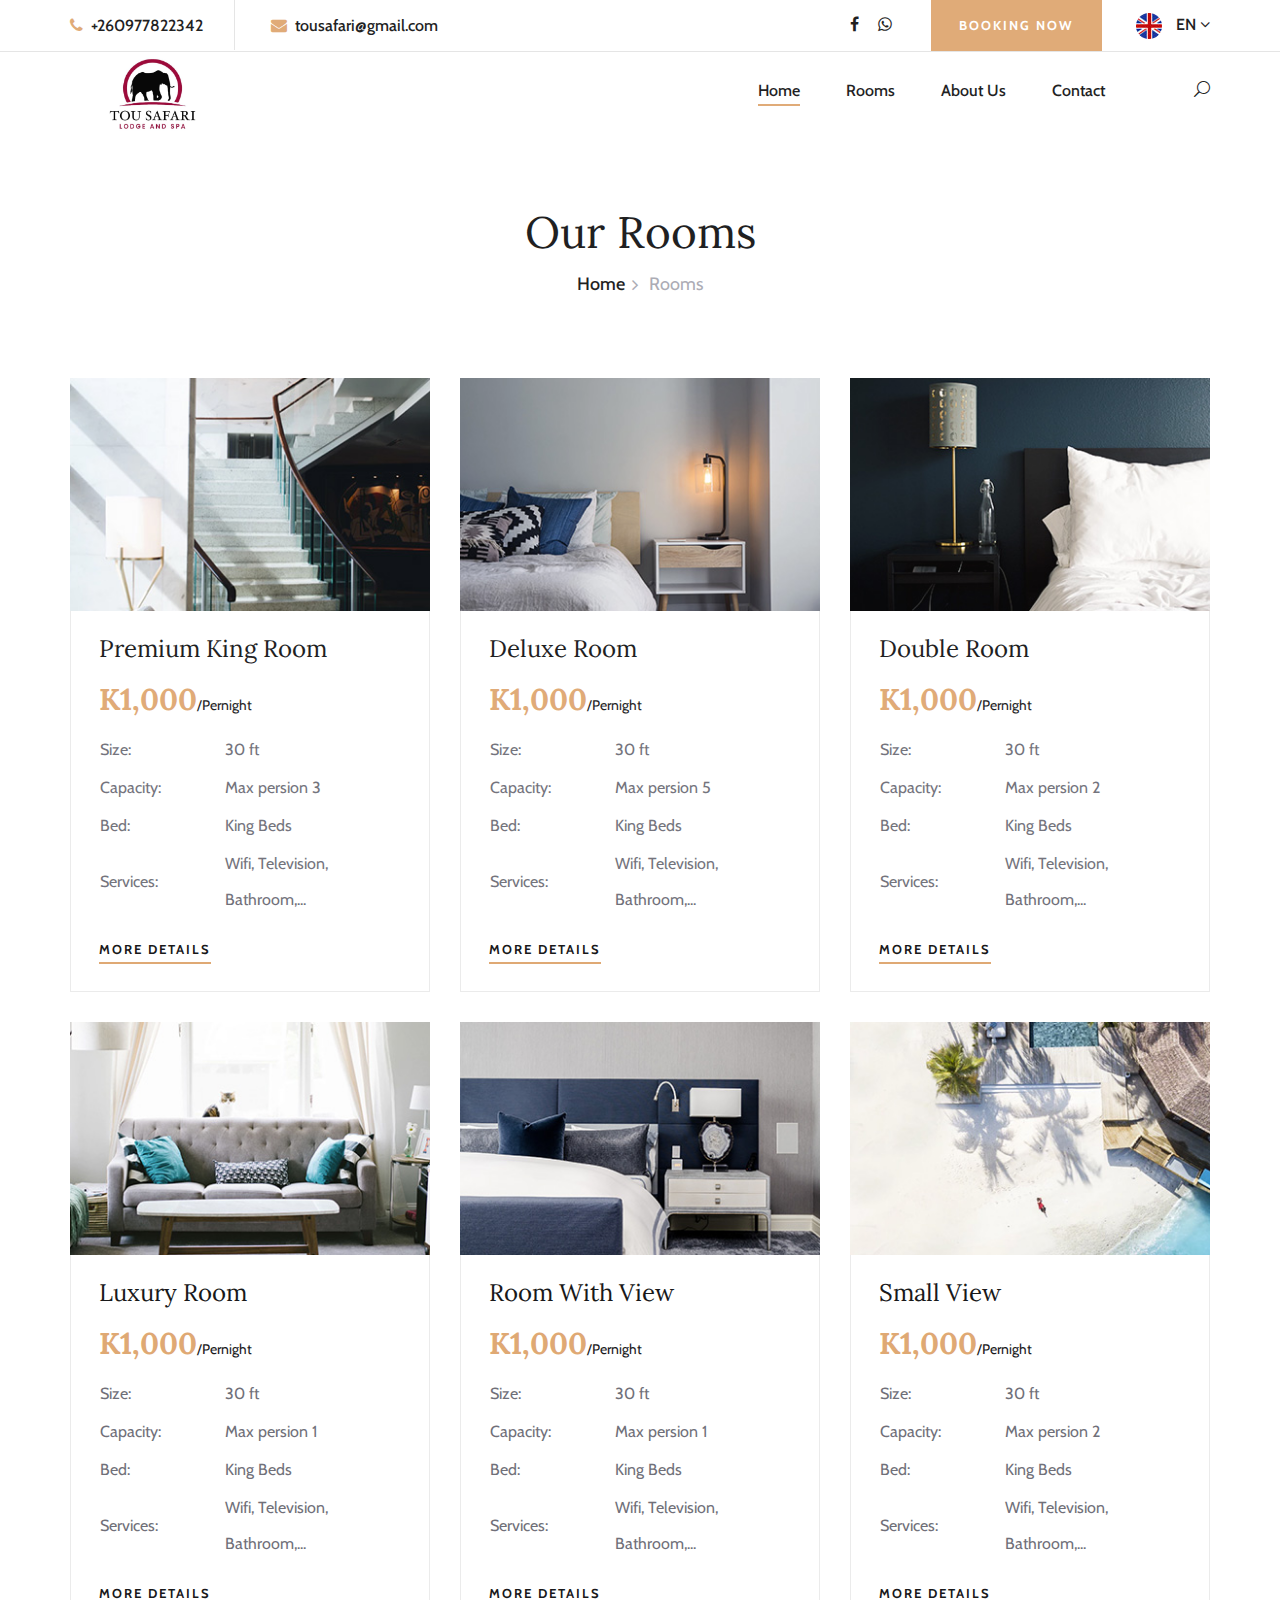
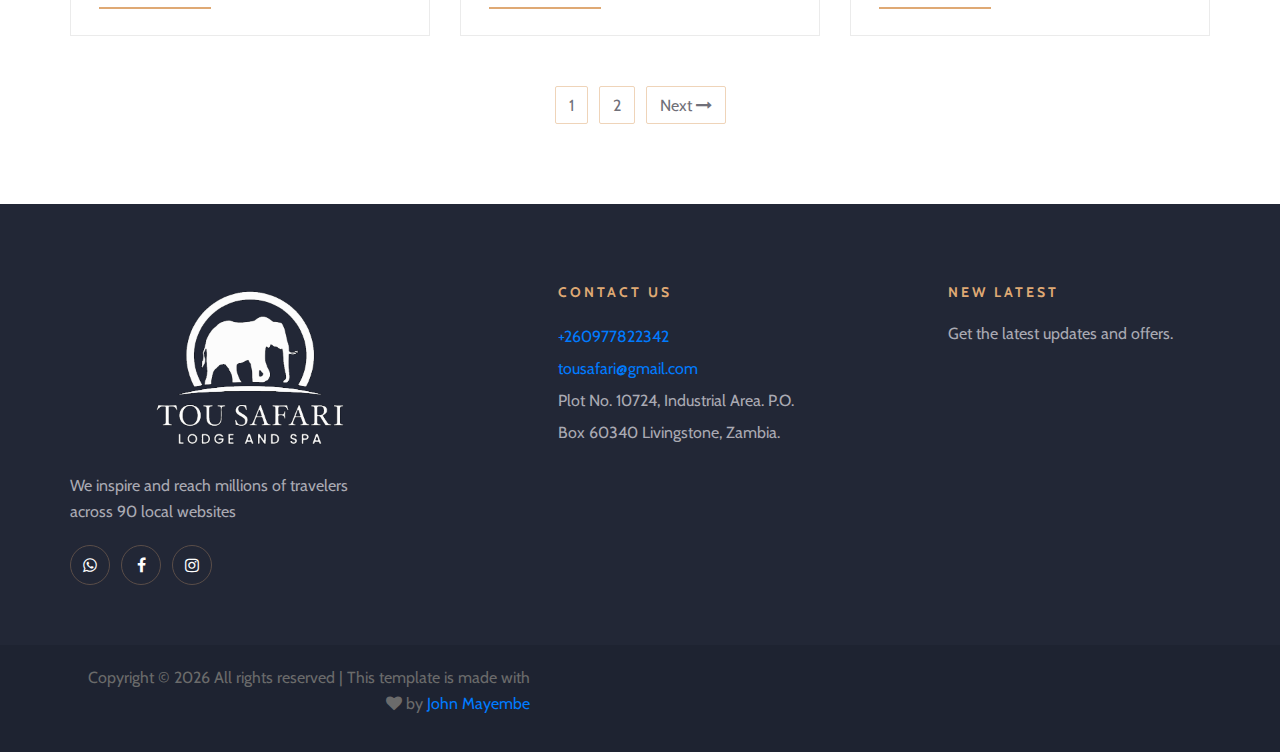
<file: rooms.html>
<!DOCTYPE html>
<html lang="zxx">

<head>
    <meta charset="UTF-8">
    <meta name="description" content="Sona Template">
    <meta name="keywords" content="Sona, unica, creative, html">
    <meta name="viewport" content="width=device-width, initial-scale=1.0">
    <meta http-equiv="X-UA-Compatible" content="ie=edge">
    <title>Tou Safari | Lodge & Spa </title>

    <!-- Google Font -->
    <link href="https://fonts.googleapis.com/css?family=Lora:400,700&display=swap" rel="stylesheet">
    <link href="https://fonts.googleapis.com/css?family=Cabin:400,500,600,700&display=swap" rel="stylesheet">

    <!-- Css Styles -->
    <link rel="stylesheet" href="css/bootstrap.min.css" type="text/css">
    <link rel="stylesheet" href="css/font-awesome.min.css" type="text/css">
    <link rel="stylesheet" href="css/elegant-icons.css" type="text/css">
    <link rel="stylesheet" href="css/flaticon.css" type="text/css">
    <link rel="stylesheet" href="css/owl.carousel.min.css" type="text/css">
    <link rel="stylesheet" href="css/nice-select.css" type="text/css">
    <link rel="stylesheet" href="css/jquery-ui.min.css" type="text/css">
    <link rel="stylesheet" href="css/magnific-popup.css" type="text/css">
    <link rel="stylesheet" href="css/slicknav.min.css" type="text/css">
    <link rel="stylesheet" href="css/style.css" type="text/css">
</head>

<body>
    <!-- Page Preloder -->
    <div id="preloder">
        <div class="loader"></div>
    </div>

    <!-- Offcanvas Menu Section Begin -->
    <div class="offcanvas-menu-overlay"></div>
    <div class="canvas-open">
        <i class="icon_menu"></i>
    </div>
    <div class="offcanvas-menu-wrapper">
        <div class="canvas-close">
            <i class="icon_close"></i>
        </div>
        <div class="search-icon  search-switch">
            <i class="icon_search"></i>
        </div>
        <div class="header-configure-area">
            <div class="language-option">
                <img src="img/flag.jpg" alt="">
                <span>EN <i class="fa fa-angle-down"></i></span>
                <div class="flag-dropdown">
                    <ul>
                        <li><a href="#">Zi</a></li>
                        <li><a href="#">Fr</a></li>
                    </ul>
                </div>
            </div>
            <a href="#" class="bk-btn">Booking Now</a>
        </div>
        <nav class="mainmenu mobile-menu">
            <ul>
                <li class="active"><a href="./index.html">Home</a></li>
                <li><a href="./rooms.html">Rooms</a></li>
                <li><a href="./about-us.html">About Us</a></li>


                </li>

                <li><a href="./contact.html">Contact</a></li>
            </ul>
        </nav>
        <div id="mobile-menu-wrap"></div>
        <div class="top-social">
            <a href="#"><i class="fa fa-facebook"></i></a>
            <a href="#"><i class="fa fa-whatsapp"></i></a>
        </div>
        <ul class="top-widget">
            <li><i class="fa fa-phone"></i> (+260) 977 822 342</li>
            <li><i class="fa fa-envelope"></i> Tousafari@gmail.com</li>
        </ul>
    </div>
    <!-- Offcanvas Menu Section End -->

    <!-- Header Section Begin -->
    <header class="header-section">
        <div class="top-nav">
            <div class="container">
                <div class="row">
                    <div class="col-lg-6">
                        <ul class="tn-left">
                            <li><i class="fa fa-phone"></i> +260977822342</li>
                            <li><i class="fa fa-envelope"></i> tousafari@gmail.com</li>
                        </ul>
                    </div>
                    <div class="col-lg-6">
                        <div class="tn-right">
                            <div class="top-social">
                                <a href="#"><i class="fa fa-facebook"></i></a>
                                <a href="#"><i class="fa fa-whatsapp"></i></a>
                            </div>
                            <a href="#" class="bk-btn">Booking Now</a>
                            <div class="language-option">
                                <img src="img/flag.jpg" alt="">
                                <span>EN <i class="fa fa-angle-down"></i></span>
                                <div class="flag-dropdown">
                                    <ul>
                                        <li><a href="#">Zi</a></li>
                                        <li><a href="#">Fr</a></li>
                                    </ul>
                                </div>
                            </div>
                        </div>
                    </div>
                </div>
            </div>
        </div>
        <div class="menu-item">
            <div class="container">
                <div class="row">
                    <div class="col-lg-2">
                        <div class="logo">
                            <a href="./index.html">
                                <img src="img/tou-safari-logo.jpg" alt="">
                            </a>
                        </div>
                    </div>
                    <div class="col-lg-10">
                        <div class="nav-menu">
                            <nav class="mainmenu">
                                <ul>
                                    <li class="active"><a href="./index.html">Home</a></li>
                                    <li><a href="./rooms.html">Rooms</a></li>
                                    <li><a href="./about-us.html">About Us</a></li>



                                    <li><a href="./contact.html">Contact</a></li>
                                </ul>
                            </nav>
                            <div class="nav-right search-switch">
                                <i class="icon_search"></i>
                            </div>
                        </div>
                    </div>
                </div>
            </div>
        </div>
    </header>
    <!-- Header End -->

    <!-- Breadcrumb Section Begin -->
    <div class="breadcrumb-section">
        <div class="container">
            <div class="row">
                <div class="col-lg-12">
                    <div class="breadcrumb-text">
                        <h2>Our Rooms</h2>
                        <div class="bt-option">
                            <a href="./home.html">Home</a>
                            <span>Rooms</span>
                        </div>
                    </div>
                </div>
            </div>
        </div>
    </div>
    <!-- Breadcrumb Section End -->

    <!-- Rooms Section Begin -->
    <section class="rooms-section spad">
        <div class="container">
            <div class="row">
                <div class="col-lg-4 col-md-6">
                    <div class="room-item">
                        <img src="img/room/room-1.jpg" alt="">
                        <div class="ri-text">
                            <h4>Premium King Room</h4>
                            <h3>K1,000<span>/Pernight</span></h3>
                            <table>
                                <tbody>
                                    <tr>
                                        <td class="r-o">Size:</td>
                                        <td>30 ft</td>
                                    </tr>
                                    <tr>
                                        <td class="r-o">Capacity:</td>
                                        <td>Max persion 3</td>
                                    </tr>
                                    <tr>
                                        <td class="r-o">Bed:</td>
                                        <td>King Beds</td>
                                    </tr>
                                    <tr>
                                        <td class="r-o">Services:</td>
                                        <td>Wifi, Television, Bathroom,...</td>
                                    </tr>
                                </tbody>
                            </table>
                            <a href="#" class="primary-btn">More Details</a>
                        </div>
                    </div>
                </div>
                <div class="col-lg-4 col-md-6">
                    <div class="room-item">
                        <img src="img/room/room-2.jpg" alt="">
                        <div class="ri-text">
                            <h4>Deluxe Room</h4>
                            <h3>K1,000<span>/Pernight</span></h3>
                            <table>
                                <tbody>
                                    <tr>
                                        <td class="r-o">Size:</td>
                                        <td>30 ft</td>
                                    </tr>
                                    <tr>
                                        <td class="r-o">Capacity:</td>
                                        <td>Max persion 5</td>
                                    </tr>
                                    <tr>
                                        <td class="r-o">Bed:</td>
                                        <td>King Beds</td>
                                    </tr>
                                    <tr>
                                        <td class="r-o">Services:</td>
                                        <td>Wifi, Television, Bathroom,...</td>
                                    </tr>
                                </tbody>
                            </table>
                            <a href="#" class="primary-btn">More Details</a>
                        </div>
                    </div>
                </div>
                <div class="col-lg-4 col-md-6">
                    <div class="room-item">
                        <img src="img/room/room-3.jpg" alt="">
                        <div class="ri-text">
                            <h4>Double Room</h4>
                            <h3>K1,000<span>/Pernight</span></h3>
                            <table>
                                <tbody>
                                    <tr>
                                        <td class="r-o">Size:</td>
                                        <td>30 ft</td>
                                    </tr>
                                    <tr>
                                        <td class="r-o">Capacity:</td>
                                        <td>Max persion 2</td>
                                    </tr>
                                    <tr>
                                        <td class="r-o">Bed:</td>
                                        <td>King Beds</td>
                                    </tr>
                                    <tr>
                                        <td class="r-o">Services:</td>
                                        <td>Wifi, Television, Bathroom,...</td>
                                    </tr>
                                </tbody>
                            </table>
                            <a href="#" class="primary-btn">More Details</a>
                        </div>
                    </div>
                </div>
                <div class="col-lg-4 col-md-6">
                    <div class="room-item">
                        <img src="img/room/room-4.jpg" alt="">
                        <div class="ri-text">
                            <h4>Luxury Room</h4>
                            <h3>K1,000<span>/Pernight</span></h3>
                            <table>
                                <tbody>
                                    <tr>
                                        <td class="r-o">Size:</td>
                                        <td>30 ft</td>
                                    </tr>
                                    <tr>
                                        <td class="r-o">Capacity:</td>
                                        <td>Max persion 1</td>
                                    </tr>
                                    <tr>
                                        <td class="r-o">Bed:</td>
                                        <td>King Beds</td>
                                    </tr>
                                    <tr>
                                        <td class="r-o">Services:</td>
                                        <td>Wifi, Television, Bathroom,...</td>
                                    </tr>
                                </tbody>
                            </table>
                            <a href="#" class="primary-btn">More Details</a>
                        </div>
                    </div>
                </div>
                <div class="col-lg-4 col-md-6">
                    <div class="room-item">
                        <img src="img/room/room-5.jpg" alt="">
                        <div class="ri-text">
                            <h4>Room With View</h4>
                            <h3>K1,000<span>/Pernight</span></h3>
                            <table>
                                <tbody>
                                    <tr>
                                        <td class="r-o">Size:</td>
                                        <td>30 ft</td>
                                    </tr>
                                    <tr>
                                        <td class="r-o">Capacity:</td>
                                        <td>Max persion 1</td>
                                    </tr>
                                    <tr>
                                        <td class="r-o">Bed:</td>
                                        <td>King Beds</td>
                                    </tr>
                                    <tr>
                                        <td class="r-o">Services:</td>
                                        <td>Wifi, Television, Bathroom,...</td>
                                    </tr>
                                </tbody>
                            </table>
                            <a href="#" class="primary-btn">More Details</a>
                        </div>
                    </div>
                </div>
                <div class="col-lg-4 col-md-6">
                    <div class="room-item">
                        <img src="img/room/room-6.jpg" alt="">
                        <div class="ri-text">
                            <h4>Small View</h4>
                            <h3>K1,000<span>/Pernight</span></h3>
                            <table>
                                <tbody>
                                    <tr>
                                        <td class="r-o">Size:</td>
                                        <td>30 ft</td>
                                    </tr>
                                    <tr>
                                        <td class="r-o">Capacity:</td>
                                        <td>Max persion 2</td>
                                    </tr>
                                    <tr>
                                        <td class="r-o">Bed:</td>
                                        <td>King Beds</td>
                                    </tr>
                                    <tr>
                                        <td class="r-o">Services:</td>
                                        <td>Wifi, Television, Bathroom,...</td>
                                    </tr>
                                </tbody>
                            </table>
                            <a href="#" class="primary-btn">More Details</a>
                        </div>
                    </div>
                </div>
                <div class="col-lg-12">
                    <div class="room-pagination">
                        <a href="#">1</a>
                        <a href="#">2</a>
                        <a href="#">Next <i class="fa fa-long-arrow-right"></i></a>
                    </div>
                </div>
            </div>
        </div>
    </section>
    <!-- Rooms Section End -->

    <!-- Footer Section Begin -->
 <!-- Footer Section Begin -->
    <footer class="footer-section">
        <div class="container">
            <div class="footer-text">
                <div class="row">
                    <div class="col-lg-4">
                        <div class="ft-about">
                            <div class="logo">
                                <a href="#">
                                    <img src="img/Picsart_25-08-04_16-56-17-526.png" alt="">
                                </a>
                            </div>
                            <p>We inspire and reach millions of travelers<br /> across 90 local websites</p>
                            <div class="fa-social">

                                <a href="https://wa.me/260977822342"><i class="fa fa-whatsapp"></i></a>
                                <a href="#"><i class="fa fa-facebook"></i></a>
                                <a href="#"><i class="fa fa-instagram"></i></a>

                            </div>
                        </div>
                    </div>
                    <div class="col-lg-3 offset-lg-1">
                        <div class="ft-contact">
                            <h6>Contact Us</h6>
                            <ul>
                                <li><a href="tel:+260977822342">+260977822342</a></li>
                                <li><a href="mailto:tousafari">tousafari@gmail.com</a></li>
                                <li>Plot No. 10724, Industrial
                                    Area. P.O. Box 60340 Livingstone, Zambia.</li>
                            </ul>
                        </div>
                    </div>
                    <div class="col-lg-3 offset-lg-1">
                        <div class="ft-newslatter">
                            <h6>New latest</h6>
                            <p>Get the latest updates and offers.</p>

                        </div>
                    </div>
                </div>
            </div>
        </div>
        <div class="copyright-option">
            <div class="container">
                <div class="col-lg-5">
                    <div class="co-text">
                        <p><!-- Link back to Colorlib can't be removed. Template is licensed under CC BY 3.0. -->
                            Copyright &copy;
                            <script>document.write(new Date().getFullYear());</script> All rights reserved | This
                            template is made with <i class="fa fa-heart" aria-hidden="true"></i> by <a href="#"
                                target="_blank">John Mayembe</a>
                            <!-- Link back to Colorlib can't be removed. Template is licensed under CC BY 3.0. -->
                        </p>
                    </div>
                </div>
            </div>
        </div>
        </div>
    </footer>
    <!-- Footer Section End -->

    <!-- Search model Begin -->
    <div class="search-model">
        <div class="h-100 d-flex align-items-center justify-content-center">
            <div class="search-close-switch"><i class="icon_close"></i></div>
            <form class="search-model-form">
                <input type="text" id="search-input" placeholder="Search here.....">
            </form>
        </div>
    </div>
    <!-- Search model end -->

    <!-- Js Plugins -->
    <script src="js/jquery-3.3.1.min.js"></script>
    <script src="js/bootstrap.min.js"></script>
    <script src="js/jquery.magnific-popup.min.js"></script>
    <script src="js/jquery.nice-select.min.js"></script>
    <script src="js/jquery-ui.min.js"></script>
    <script src="js/jquery.slicknav.js"></script>
    <script src="js/owl.carousel.min.js"></script>
    <script src="js/main.js"></script>
</body>

</html>
</file>
<file: css/elegant-icons.css>
@font-face {
	font-family: 'ElegantIcons';
	src:url('../fonts/ElegantIcons.eot');
	src:url('../fonts/ElegantIcons.eot?#iefix') format('embedded-opentype'),
		url('../fonts/ElegantIcons.woff') format('woff'),
		url('../fonts/ElegantIcons.ttf') format('truetype'),
		url('../fonts/ElegantIcons.svg#ElegantIcons') format('svg');
	font-weight: normal;
	font-style: normal;
}

/* Use the following CSS code if you want to use data attributes for inserting your icons */
[data-icon]:before {
	font-family: 'ElegantIcons';
	content: attr(data-icon);
	speak: none;
	font-weight: normal;
	font-variant: normal;
	text-transform: none;
	line-height: 1;
	-webkit-font-smoothing: antialiased;
	-moz-osx-font-smoothing: grayscale;
}

/* Use the following CSS code if you want to have a class per icon */
/*
Instead of a list of all class selectors,
you can use the generic selector below, but it's slower:
[class*="your-class-prefix"] {
*/
.arrow_up, .arrow_down, .arrow_left, .arrow_right, .arrow_left-up, .arrow_right-up, .arrow_right-down, .arrow_left-down, .arrow-up-down, .arrow_up-down_alt, .arrow_left-right_alt, .arrow_left-right, .arrow_expand_alt2, .arrow_expand_alt, .arrow_condense, .arrow_expand, .arrow_move, .arrow_carrot-up, .arrow_carrot-down, .arrow_carrot-left, .arrow_carrot-right, .arrow_carrot-2up, .arrow_carrot-2down, .arrow_carrot-2left, .arrow_carrot-2right, .arrow_carrot-up_alt2, .arrow_carrot-down_alt2, .arrow_carrot-left_alt2, .arrow_carrot-right_alt2, .arrow_carrot-2up_alt2, .arrow_carrot-2down_alt2, .arrow_carrot-2left_alt2, .arrow_carrot-2right_alt2, .arrow_triangle-up, .arrow_triangle-down, .arrow_triangle-left, .arrow_triangle-right, .arrow_triangle-up_alt2, .arrow_triangle-down_alt2, .arrow_triangle-left_alt2, .arrow_triangle-right_alt2, .arrow_back, .icon_minus-06, .icon_plus, .icon_close, .icon_check, .icon_minus_alt2, .icon_plus_alt2, .icon_close_alt2, .icon_check_alt2, .icon_zoom-out_alt, .icon_zoom-in_alt, .icon_search, .icon_box-empty, .icon_box-selected, .icon_minus-box, .icon_plus-box, .icon_box-checked, .icon_circle-empty, .icon_circle-slelected, .icon_stop_alt2, .icon_stop, .icon_pause_alt2, .icon_pause, .icon_menu, .icon_menu-square_alt2, .icon_menu-circle_alt2, .icon_ul, .icon_ol, .icon_adjust-horiz, .icon_adjust-vert, .icon_document_alt, .icon_documents_alt, .icon_pencil, .icon_pencil-edit_alt, .icon_pencil-edit, .icon_folder-alt, .icon_folder-open_alt, .icon_folder-add_alt, .icon_info_alt, .icon_error-oct_alt, .icon_error-circle_alt, .icon_error-triangle_alt, .icon_question_alt2, .icon_question, .icon_comment_alt, .icon_chat_alt, .icon_vol-mute_alt, .icon_volume-low_alt, .icon_volume-high_alt, .icon_quotations, .icon_quotations_alt2, .icon_clock_alt, .icon_lock_alt, .icon_lock-open_alt, .icon_key_alt, .icon_cloud_alt, .icon_cloud-upload_alt, .icon_cloud-download_alt, .icon_image, .icon_images, .icon_lightbulb_alt, .icon_gift_alt, .icon_house_alt, .icon_genius, .icon_mobile, .icon_tablet, .icon_laptop, .icon_desktop, .icon_camera_alt, .icon_mail_alt, .icon_cone_alt, .icon_ribbon_alt, .icon_bag_alt, .icon_creditcard, .icon_cart_alt, .icon_paperclip, .icon_tag_alt, .icon_tags_alt, .icon_trash_alt, .icon_cursor_alt, .icon_mic_alt, .icon_compass_alt, .icon_pin_alt, .icon_pushpin_alt, .icon_map_alt, .icon_drawer_alt, .icon_toolbox_alt, .icon_book_alt, .icon_calendar, .icon_film, .icon_table, .icon_contacts_alt, .icon_headphones, .icon_lifesaver, .icon_piechart, .icon_refresh, .icon_link_alt, .icon_link, .icon_loading, .icon_blocked, .icon_archive_alt, .icon_heart_alt, .icon_star_alt, .icon_star-half_alt, .icon_star, .icon_star-half, .icon_tools, .icon_tool, .icon_cog, .icon_cogs, .arrow_up_alt, .arrow_down_alt, .arrow_left_alt, .arrow_right_alt, .arrow_left-up_alt, .arrow_right-up_alt, .arrow_right-down_alt, .arrow_left-down_alt, .arrow_condense_alt, .arrow_expand_alt3, .arrow_carrot_up_alt, .arrow_carrot-down_alt, .arrow_carrot-left_alt, .arrow_carrot-right_alt, .arrow_carrot-2up_alt, .arrow_carrot-2dwnn_alt, .arrow_carrot-2left_alt, .arrow_carrot-2right_alt, .arrow_triangle-up_alt, .arrow_triangle-down_alt, .arrow_triangle-left_alt, .arrow_triangle-right_alt, .icon_minus_alt, .icon_plus_alt, .icon_close_alt, .icon_check_alt, .icon_zoom-out, .icon_zoom-in, .icon_stop_alt, .icon_menu-square_alt, .icon_menu-circle_alt, .icon_document, .icon_documents, .icon_pencil_alt, .icon_folder, .icon_folder-open, .icon_folder-add, .icon_folder_upload, .icon_folder_download, .icon_info, .icon_error-circle, .icon_error-oct, .icon_error-triangle, .icon_question_alt, .icon_comment, .icon_chat, .icon_vol-mute, .icon_volume-low, .icon_volume-high, .icon_quotations_alt, .icon_clock, .icon_lock, .icon_lock-open, .icon_key, .icon_cloud, .icon_cloud-upload, .icon_cloud-download, .icon_lightbulb, .icon_gift, .icon_house, .icon_camera, .icon_mail, .icon_cone, .icon_ribbon, .icon_bag, .icon_cart, .icon_tag, .icon_tags, .icon_trash, .icon_cursor, .icon_mic, .icon_compass, .icon_pin, .icon_pushpin, .icon_map, .icon_drawer, .icon_toolbox, .icon_book, .icon_contacts, .icon_archive, .icon_heart, .icon_profile, .icon_group, .icon_grid-2x2, .icon_grid-3x3, .icon_music, .icon_pause_alt, .icon_phone, .icon_upload, .icon_download, .social_facebook, .social_twitter, .social_pinterest, .social_googleplus, .social_tumblr, .social_tumbleupon, .social_wordpress, .social_instagram, .social_dribbble, .social_vimeo, .social_linkedin, .social_rss, .social_deviantart, .social_share, .social_myspace, .social_skype, .social_youtube, .social_picassa, .social_googledrive, .social_flickr, .social_blogger, .social_spotify, .social_delicious, .social_facebook_circle, .social_twitter_circle, .social_pinterest_circle, .social_googleplus_circle, .social_tumblr_circle, .social_stumbleupon_circle, .social_wordpress_circle, .social_instagram_circle, .social_dribbble_circle, .social_vimeo_circle, .social_linkedin_circle, .social_rss_circle, .social_deviantart_circle, .social_share_circle, .social_myspace_circle, .social_skype_circle, .social_youtube_circle, .social_picassa_circle, .social_googledrive_alt2, .social_flickr_circle, .social_blogger_circle, .social_spotify_circle, .social_delicious_circle, .social_facebook_square, .social_twitter_square, .social_pinterest_square, .social_googleplus_square, .social_tumblr_square, .social_stumbleupon_square, .social_wordpress_square, .social_instagram_square, .social_dribbble_square, .social_vimeo_square, .social_linkedin_square, .social_rss_square, .social_deviantart_square, .social_share_square, .social_myspace_square, .social_skype_square, .social_youtube_square, .social_picassa_square, .social_googledrive_square, .social_flickr_square, .social_blogger_square, .social_spotify_square, .social_delicious_square, .icon_printer, .icon_calulator, .icon_building, .icon_floppy, .icon_drive, .icon_search-2, .icon_id, .icon_id-2, .icon_puzzle, .icon_like, .icon_dislike, .icon_mug, .icon_currency, .icon_wallet, .icon_pens, .icon_easel, .icon_flowchart, .icon_datareport, .icon_briefcase, .icon_shield, .icon_percent, .icon_globe, .icon_globe-2, .icon_target, .icon_hourglass, .icon_balance, .icon_rook, .icon_printer-alt, .icon_calculator_alt, .icon_building_alt, .icon_floppy_alt, .icon_drive_alt, .icon_search_alt, .icon_id_alt, .icon_id-2_alt, .icon_puzzle_alt, .icon_like_alt, .icon_dislike_alt, .icon_mug_alt, .icon_currency_alt, .icon_wallet_alt, .icon_pens_alt, .icon_easel_alt, .icon_flowchart_alt, .icon_datareport_alt, .icon_briefcase_alt, .icon_shield_alt, .icon_percent_alt, .icon_globe_alt, .icon_clipboard {
	font-family: 'ElegantIcons';
	speak: none;
	font-style: normal;
	font-weight: normal;
	font-variant: normal;
	text-transform: none;
	line-height: 1;
	-webkit-font-smoothing: antialiased;
}
.arrow_up:before {
	content: "\21";
}
.arrow_down:before {
	content: "\22";
}
.arrow_left:before {
	content: "\23";
}
.arrow_right:before {
	content: "\24";
}
.arrow_left-up:before {
	content: "\25";
}
.arrow_right-up:before {
	content: "\26";
}
.arrow_right-down:before {
	content: "\27";
}
.arrow_left-down:before {
	content: "\28";
}
.arrow-up-down:before {
	content: "\29";
}
.arrow_up-down_alt:before {
	content: "\2a";
}
.arrow_left-right_alt:before {
	content: "\2b";
}
.arrow_left-right:before {
	content: "\2c";
}
.arrow_expand_alt2:before {
	content: "\2d";
}
.arrow_expand_alt:before {
	content: "\2e";
}
.arrow_condense:before {
	content: "\2f";
}
.arrow_expand:before {
	content: "\30";
}
.arrow_move:before {
	content: "\31";
}
.arrow_carrot-up:before {
	content: "\32";
}
.arrow_carrot-down:before {
	content: "\33";
}
.arrow_carrot-left:before {
	content: "\34";
}
.arrow_carrot-right:before {
	content: "\35";
}
.arrow_carrot-2up:before {
	content: "\36";
}
.arrow_carrot-2down:before {
	content: "\37";
}
.arrow_carrot-2left:before {
	content: "\38";
}
.arrow_carrot-2right:before {
	content: "\39";
}
.arrow_carrot-up_alt2:before {
	content: "\3a";
}
.arrow_carrot-down_alt2:before {
	content: "\3b";
}
.arrow_carrot-left_alt2:before {
	content: "\3c";
}
.arrow_carrot-right_alt2:before {
	content: "\3d";
}
.arrow_carrot-2up_alt2:before {
	content: "\3e";
}
.arrow_carrot-2down_alt2:before {
	content: "\3f";
}
.arrow_carrot-2left_alt2:before {
	content: "\40";
}
.arrow_carrot-2right_alt2:before {
	content: "\41";
}
.arrow_triangle-up:before {
	content: "\42";
}
.arrow_triangle-down:before {
	content: "\43";
}
.arrow_triangle-left:before {
	content: "\44";
}
.arrow_triangle-right:before {
	content: "\45";
}
.arrow_triangle-up_alt2:before {
	content: "\46";
}
.arrow_triangle-down_alt2:before {
	content: "\47";
}
.arrow_triangle-left_alt2:before {
	content: "\48";
}
.arrow_triangle-right_alt2:before {
	content: "\49";
}
.arrow_back:before {
	content: "\4a";
}
.icon_minus-06:before {
	content: "\4b";
}
.icon_plus:before {
	content: "\4c";
}
.icon_close:before {
	content: "\4d";
}
.icon_check:before {
	content: "\4e";
}
.icon_minus_alt2:before {
	content: "\4f";
}
.icon_plus_alt2:before {
	content: "\50";
}
.icon_close_alt2:before {
	content: "\51";
}
.icon_check_alt2:before {
	content: "\52";
}
.icon_zoom-out_alt:before {
	content: "\53";
}
.icon_zoom-in_alt:before {
	content: "\54";
}
.icon_search:before {
	content: "\55";
}
.icon_box-empty:before {
	content: "\56";
}
.icon_box-selected:before {
	content: "\57";
}
.icon_minus-box:before {
	content: "\58";
}
.icon_plus-box:before {
	content: "\59";
}
.icon_box-checked:before {
	content: "\5a";
}
.icon_circle-empty:before {
	content: "\5b";
}
.icon_circle-slelected:before {
	content: "\5c";
}
.icon_stop_alt2:before {
	content: "\5d";
}
.icon_stop:before {
	content: "\5e";
}
.icon_pause_alt2:before {
	content: "\5f";
}
.icon_pause:before {
	content: "\60";
}
.icon_menu:before {
	content: "\61";
}
.icon_menu-square_alt2:before {
	content: "\62";
}
.icon_menu-circle_alt2:before {
	content: "\63";
}
.icon_ul:before {
	content: "\64";
}
.icon_ol:before {
	content: "\65";
}
.icon_adjust-horiz:before {
	content: "\66";
}
.icon_adjust-vert:before {
	content: "\67";
}
.icon_document_alt:before {
	content: "\68";
}
.icon_documents_alt:before {
	content: "\69";
}
.icon_pencil:before {
	content: "\6a";
}
.icon_pencil-edit_alt:before {
	content: "\6b";
}
.icon_pencil-edit:before {
	content: "\6c";
}
.icon_folder-alt:before {
	content: "\6d";
}
.icon_folder-open_alt:before {
	content: "\6e";
}
.icon_folder-add_alt:before {
	content: "\6f";
}
.icon_info_alt:before {
	content: "\70";
}
.icon_error-oct_alt:before {
	content: "\71";
}
.icon_error-circle_alt:before {
	content: "\72";
}
.icon_error-triangle_alt:before {
	content: "\73";
}
.icon_question_alt2:before {
	content: "\74";
}
.icon_question:before {
	content: "\75";
}
.icon_comment_alt:before {
	content: "\76";
}
.icon_chat_alt:before {
	content: "\77";
}
.icon_vol-mute_alt:before {
	content: "\78";
}
.icon_volume-low_alt:before {
	content: "\79";
}
.icon_volume-high_alt:before {
	content: "\7a";
}
.icon_quotations:before {
	content: "\7b";
}
.icon_quotations_alt2:before {
	content: "\7c";
}
.icon_clock_alt:before {
	content: "\7d";
}
.icon_lock_alt:before {
	content: "\7e";
}
.icon_lock-open_alt:before {
	content: "\e000";
}
.icon_key_alt:before {
	content: "\e001";
}
.icon_cloud_alt:before {
	content: "\e002";
}
.icon_cloud-upload_alt:before {
	content: "\e003";
}
.icon_cloud-download_alt:before {
	content: "\e004";
}
.icon_image:before {
	content: "\e005";
}
.icon_images:before {
	content: "\e006";
}
.icon_lightbulb_alt:before {
	content: "\e007";
}
.icon_gift_alt:before {
	content: "\e008";
}
.icon_house_alt:before {
	content: "\e009";
}
.icon_genius:before {
	content: "\e00a";
}
.icon_mobile:before {
	content: "\e00b";
}
.icon_tablet:before {
	content: "\e00c";
}
.icon_laptop:before {
	content: "\e00d";
}
.icon_desktop:before {
	content: "\e00e";
}
.icon_camera_alt:before {
	content: "\e00f";
}
.icon_mail_alt:before {
	content: "\e010";
}
.icon_cone_alt:before {
	content: "\e011";
}
.icon_ribbon_alt:before {
	content: "\e012";
}
.icon_bag_alt:before {
	content: "\e013";
}
.icon_creditcard:before {
	content: "\e014";
}
.icon_cart_alt:before {
	content: "\e015";
}
.icon_paperclip:before {
	content: "\e016";
}
.icon_tag_alt:before {
	content: "\e017";
}
.icon_tags_alt:before {
	content: "\e018";
}
.icon_trash_alt:before {
	content: "\e019";
}
.icon_cursor_alt:before {
	content: "\e01a";
}
.icon_mic_alt:before {
	content: "\e01b";
}
.icon_compass_alt:before {
	content: "\e01c";
}
.icon_pin_alt:before {
	content: "\e01d";
}
.icon_pushpin_alt:before {
	content: "\e01e";
}
.icon_map_alt:before {
	content: "\e01f";
}
.icon_drawer_alt:before {
	content: "\e020";
}
.icon_toolbox_alt:before {
	content: "\e021";
}
.icon_book_alt:before {
	content: "\e022";
}
.icon_calendar:before {
	content: "\e023";
}
.icon_film:before {
	content: "\e024";
}
.icon_table:before {
	content: "\e025";
}
.icon_contacts_alt:before {
	content: "\e026";
}
.icon_headphones:before {
	content: "\e027";
}
.icon_lifesaver:before {
	content: "\e028";
}
.icon_piechart:before {
	content: "\e029";
}
.icon_refresh:before {
	content: "\e02a";
}
.icon_link_alt:before {
	content: "\e02b";
}
.icon_link:before {
	content: "\e02c";
}
.icon_loading:before {
	content: "\e02d";
}
.icon_blocked:before {
	content: "\e02e";
}
.icon_archive_alt:before {
	content: "\e02f";
}
.icon_heart_alt:before {
	content: "\e030";
}
.icon_star_alt:before {
	content: "\e031";
}
.icon_star-half_alt:before {
	content: "\e032";
}
.icon_star:before {
	content: "\e033";
}
.icon_star-half:before {
	content: "\e034";
}
.icon_tools:before {
	content: "\e035";
}
.icon_tool:before {
	content: "\e036";
}
.icon_cog:before {
	content: "\e037";
}
.icon_cogs:before {
	content: "\e038";
}
.arrow_up_alt:before {
	content: "\e039";
}
.arrow_down_alt:before {
	content: "\e03a";
}
.arrow_left_alt:before {
	content: "\e03b";
}
.arrow_right_alt:before {
	content: "\e03c";
}
.arrow_left-up_alt:before {
	content: "\e03d";
}
.arrow_right-up_alt:before {
	content: "\e03e";
}
.arrow_right-down_alt:before {
	content: "\e03f";
}
.arrow_left-down_alt:before {
	content: "\e040";
}
.arrow_condense_alt:before {
	content: "\e041";
}
.arrow_expand_alt3:before {
	content: "\e042";
}
.arrow_carrot_up_alt:before {
	content: "\e043";
}
.arrow_carrot-down_alt:before {
	content: "\e044";
}
.arrow_carrot-left_alt:before {
	content: "\e045";
}
.arrow_carrot-right_alt:before {
	content: "\e046";
}
.arrow_carrot-2up_alt:before {
	content: "\e047";
}
.arrow_carrot-2dwnn_alt:before {
	content: "\e048";
}
.arrow_carrot-2left_alt:before {
	content: "\e049";
}
.arrow_carrot-2right_alt:before {
	content: "\e04a";
}
.arrow_triangle-up_alt:before {
	content: "\e04b";
}
.arrow_triangle-down_alt:before {
	content: "\e04c";
}
.arrow_triangle-left_alt:before {
	content: "\e04d";
}
.arrow_triangle-right_alt:before {
	content: "\e04e";
}
.icon_minus_alt:before {
	content: "\e04f";
}
.icon_plus_alt:before {
	content: "\e050";
}
.icon_close_alt:before {
	content: "\e051";
}
.icon_check_alt:before {
	content: "\e052";
}
.icon_zoom-out:before {
	content: "\e053";
}
.icon_zoom-in:before {
	content: "\e054";
}
.icon_stop_alt:before {
	content: "\e055";
}
.icon_menu-square_alt:before {
	content: "\e056";
}
.icon_menu-circle_alt:before {
	content: "\e057";
}
.icon_document:before {
	content: "\e058";
}
.icon_documents:before {
	content: "\e059";
}
.icon_pencil_alt:before {
	content: "\e05a";
}
.icon_folder:before {
	content: "\e05b";
}
.icon_folder-open:before {
	content: "\e05c";
}
.icon_folder-add:before {
	content: "\e05d";
}
.icon_folder_upload:before {
	content: "\e05e";
}
.icon_folder_download:before {
	content: "\e05f";
}
.icon_info:before {
	content: "\e060";
}
.icon_error-circle:before {
	content: "\e061";
}
.icon_error-oct:before {
	content: "\e062";
}
.icon_error-triangle:before {
	content: "\e063";
}
.icon_question_alt:before {
	content: "\e064";
}
.icon_comment:before {
	content: "\e065";
}
.icon_chat:before {
	content: "\e066";
}
.icon_vol-mute:before {
	content: "\e067";
}
.icon_volume-low:before {
	content: "\e068";
}
.icon_volume-high:before {
	content: "\e069";
}
.icon_quotations_alt:before {
	content: "\e06a";
}
.icon_clock:before {
	content: "\e06b";
}
.icon_lock:before {
	content: "\e06c";
}
.icon_lock-open:before {
	content: "\e06d";
}
.icon_key:before {
	content: "\e06e";
}
.icon_cloud:before {
	content: "\e06f";
}
.icon_cloud-upload:before {
	content: "\e070";
}
.icon_cloud-download:before {
	content: "\e071";
}
.icon_lightbulb:before {
	content: "\e072";
}
.icon_gift:before {
	content: "\e073";
}
.icon_house:before {
	content: "\e074";
}
.icon_camera:before {
	content: "\e075";
}
.icon_mail:before {
	content: "\e076";
}
.icon_cone:before {
	content: "\e077";
}
.icon_ribbon:before {
	content: "\e078";
}
.icon_bag:before {
	content: "\e079";
}
.icon_cart:before {
	content: "\e07a";
}
.icon_tag:before {
	content: "\e07b";
}
.icon_tags:before {
	content: "\e07c";
}
.icon_trash:before {
	content: "\e07d";
}
.icon_cursor:before {
	content: "\e07e";
}
.icon_mic:before {
	content: "\e07f";
}
.icon_compass:before {
	content: "\e080";
}
.icon_pin:before {
	content: "\e081";
}
.icon_pushpin:before {
	content: "\e082";
}
.icon_map:before {
	content: "\e083";
}
.icon_drawer:before {
	content: "\e084";
}
.icon_toolbox:before {
	content: "\e085";
}
.icon_book:before {
	content: "\e086";
}
.icon_contacts:before {
	content: "\e087";
}
.icon_archive:before {
	content: "\e088";
}
.icon_heart:before {
	content: "\e089";
}
.icon_profile:before {
	content: "\e08a";
}
.icon_group:before {
	content: "\e08b";
}
.icon_grid-2x2:before {
	content: "\e08c";
}
.icon_grid-3x3:before {
	content: "\e08d";
}
.icon_music:before {
	content: "\e08e";
}
.icon_pause_alt:before {
	content: "\e08f";
}
.icon_phone:before {
	content: "\e090";
}
.icon_upload:before {
	content: "\e091";
}
.icon_download:before {
	content: "\e092";
}
.social_facebook:before {
	content: "\e093";
}
.social_twitter:before {
	content: "\e094";
}
.social_pinterest:before {
	content: "\e095";
}
.social_googleplus:before {
	content: "\e096";
}
.social_tumblr:before {
	content: "\e097";
}
.social_tumbleupon:before {
	content: "\e098";
}
.social_wordpress:before {
	content: "\e099";
}
.social_instagram:before {
	content: "\e09a";
}
.social_dribbble:before {
	content: "\e09b";
}
.social_vimeo:before {
	content: "\e09c";
}
.social_linkedin:before {
	content: "\e09d";
}
.social_rss:before {
	content: "\e09e";
}
.social_deviantart:before {
	content: "\e09f";
}
.social_share:before {
	content: "\e0a0";
}
.social_myspace:before {
	content: "\e0a1";
}
.social_skype:before {
	content: "\e0a2";
}
.social_youtube:before {
	content: "\e0a3";
}
.social_picassa:before {
	content: "\e0a4";
}
.social_googledrive:before {
	content: "\e0a5";
}
.social_flickr:before {
	content: "\e0a6";
}
.social_blogger:before {
	content: "\e0a7";
}
.social_spotify:before {
	content: "\e0a8";
}
.social_delicious:before {
	content: "\e0a9";
}
.social_facebook_circle:before {
	content: "\e0aa";
}
.social_twitter_circle:before {
	content: "\e0ab";
}
.social_pinterest_circle:before {
	content: "\e0ac";
}
.social_googleplus_circle:before {
	content: "\e0ad";
}
.social_tumblr_circle:before {
	content: "\e0ae";
}
.social_stumbleupon_circle:before {
	content: "\e0af";
}
.social_wordpress_circle:before {
	content: "\e0b0";
}
.social_instagram_circle:before {
	content: "\e0b1";
}
.social_dribbble_circle:before {
	content: "\e0b2";
}
.social_vimeo_circle:before {
	content: "\e0b3";
}
.social_linkedin_circle:before {
	content: "\e0b4";
}
.social_rss_circle:before {
	content: "\e0b5";
}
.social_deviantart_circle:before {
	content: "\e0b6";
}
.social_share_circle:before {
	content: "\e0b7";
}
.social_myspace_circle:before {
	content: "\e0b8";
}
.social_skype_circle:before {
	content: "\e0b9";
}
.social_youtube_circle:before {
	content: "\e0ba";
}
.social_picassa_circle:before {
	content: "\e0bb";
}
.social_googledrive_alt2:before {
	content: "\e0bc";
}
.social_flickr_circle:before {
	content: "\e0bd";
}
.social_blogger_circle:before {
	content: "\e0be";
}
.social_spotify_circle:before {
	content: "\e0bf";
}
.social_delicious_circle:before {
	content: "\e0c0";
}
.social_facebook_square:before {
	content: "\e0c1";
}
.social_twitter_square:before {
	content: "\e0c2";
}
.social_pinterest_square:before {
	content: "\e0c3";
}
.social_googleplus_square:before {
	content: "\e0c4";
}
.social_tumblr_square:before {
	content: "\e0c5";
}
.social_stumbleupon_square:before {
	content: "\e0c6";
}
.social_wordpress_square:before {
	content: "\e0c7";
}
.social_instagram_square:before {
	content: "\e0c8";
}
.social_dribbble_square:before {
	content: "\e0c9";
}
.social_vimeo_square:before {
	content: "\e0ca";
}
.social_linkedin_square:before {
	content: "\e0cb";
}
.social_rss_square:before {
	content: "\e0cc";
}
.social_deviantart_square:before {
	content: "\e0cd";
}
.social_share_square:before {
	content: "\e0ce";
}
.social_myspace_square:before {
	content: "\e0cf";
}
.social_skype_square:before {
	content: "\e0d0";
}
.social_youtube_square:before {
	content: "\e0d1";
}
.social_picassa_square:before {
	content: "\e0d2";
}
.social_googledrive_square:before {
	content: "\e0d3";
}
.social_flickr_square:before {
	content: "\e0d4";
}
.social_blogger_square:before {
	content: "\e0d5";
}
.social_spotify_square:before {
	content: "\e0d6";
}
.social_delicious_square:before {
	content: "\e0d7";
}
.icon_printer:before {
	content: "\e103";
}
.icon_calulator:before {
	content: "\e0ee";
}
.icon_building:before {
	content: "\e0ef";
}
.icon_floppy:before {
	content: "\e0e8";
}
.icon_drive:before {
	content: "\e0ea";
}
.icon_search-2:before {
	content: "\e101";
}
.icon_id:before {
	content: "\e107";
}
.icon_id-2:before {
	content: "\e108";
}
.icon_puzzle:before {
	content: "\e102";
}
.icon_like:before {
	content: "\e106";
}
.icon_dislike:before {
	content: "\e0eb";
}
.icon_mug:before {
	content: "\e105";
}
.icon_currency:before {
	content: "\e0ed";
}
.icon_wallet:before {
	content: "\e100";
}
.icon_pens:before {
	content: "\e104";
}
.icon_easel:before {
	content: "\e0e9";
}
.icon_flowchart:before {
	content: "\e109";
}
.icon_datareport:before {
	content: "\e0ec";
}
.icon_briefcase:before {
	content: "\e0fe";
}
.icon_shield:before {
	content: "\e0f6";
}
.icon_percent:before {
	content: "\e0fb";
}
.icon_globe:before {
	content: "\e0e2";
}
.icon_globe-2:before {
	content: "\e0e3";
}
.icon_target:before {
	content: "\e0f5";
}
.icon_hourglass:before {
	content: "\e0e1";
}
.icon_balance:before {
	content: "\e0ff";
}
.icon_rook:before {
	content: "\e0f8";
}
.icon_printer-alt:before {
	content: "\e0fa";
}
.icon_calculator_alt:before {
	content: "\e0e7";
}
.icon_building_alt:before {
	content: "\e0fd";
}
.icon_floppy_alt:before {
	content: "\e0e4";
}
.icon_drive_alt:before {
	content: "\e0e5";
}
.icon_search_alt:before {
	content: "\e0f7";
}
.icon_id_alt:before {
	content: "\e0e0";
}
.icon_id-2_alt:before {
	content: "\e0fc";
}
.icon_puzzle_alt:before {
	content: "\e0f9";
}
.icon_like_alt:before {
	content: "\e0dd";
}
.icon_dislike_alt:before {
	content: "\e0f1";
}
.icon_mug_alt:before {
	content: "\e0dc";
}
.icon_currency_alt:before {
	content: "\e0f3";
}
.icon_wallet_alt:before {
	content: "\e0d8";
}
.icon_pens_alt:before {
	content: "\e0db";
}
.icon_easel_alt:before {
	content: "\e0f0";
}
.icon_flowchart_alt:before {
	content: "\e0df";
}
.icon_datareport_alt:before {
	content: "\e0f2";
}
.icon_briefcase_alt:before {
	content: "\e0f4";
}
.icon_shield_alt:before {
	content: "\e0d9";
}
.icon_percent_alt:before {
	content: "\e0da";
}
.icon_globe_alt:before {
	content: "\e0de";
}
.icon_clipboard:before {
	content: "\e0e6";
}


	.glyph {
		float: left;
		text-align: center;
		padding: .75em;
		margin: .4em 1.5em .75em 0;
		width: 6em;
text-shadow: none;
	}
        .glyph_big {
        font-size: 128px;
        color: #59c5dc;
        float: left;
        margin-right: 20px;
        }

        .glyph div { padding-bottom: 10px;}

	.glyph input {
		font-family: consolas, monospace;
		font-size: 12px;
		width: 100%;
		text-align: center;
		border: 0;
		box-shadow: 0 0 0 1px #ccc;
		padding: .2em;
                -moz-border-radius: 5px;
                -webkit-border-radius: 5px;
	}
	.centered {
		margin-left: auto;
		margin-right: auto;
	}
	.glyph .fs1 {
		font-size: 2em;
	}
</file>
<file: css/flaticon.css>
/*
  	Flaticon icon font: Flaticon
  	Creation date: 25/01/2019 11:32
  	*/

@font-face {
  font-family: "Flaticon";
  src: url("../fonts/Flaticon.eot");
  src: url("../fonts/Flaticon.eot?#iefix") format("embedded-opentype"),
       url("../fonts/Flaticon.woff") format("woff"),
       url("../fonts/Flaticon.ttf") format("truetype"),
       url("../fonts/Flaticon.svg#Flaticon") format("svg");
  font-weight: normal;
  font-style: normal;
}

@media screen and (-webkit-min-device-pixel-ratio:0) {
  @font-face {
    font-family: "Flaticon";
    src: url("../fonts/Flaticon.svg#Flaticon") format("svg");
  }
}

[class^="flaticon-"]:before, [class*=" flaticon-"]:before,
[class^="flaticon-"]:after, [class*=" flaticon-"]:after {   
  font-family: Flaticon;
  font-size: 50px;
  font-style: normal;
  margin-left: 0;
}

.flaticon-001-luggage:before { content: "\f100"; }
.flaticon-002-breakfast:before { content: "\f101"; }
.flaticon-003-air-conditioner:before { content: "\f102"; }
.flaticon-004-fridge:before { content: "\f103"; }
.flaticon-005-tea:before { content: "\f104"; }
.flaticon-006-dumbbell:before { content: "\f105"; }
.flaticon-007-swimming-pool:before { content: "\f106"; }
.flaticon-008-heater:before { content: "\f107"; }
.flaticon-009-cctv:before { content: "\f108"; }
.flaticon-010-newspaper:before { content: "\f109"; }
.flaticon-011-no-smoking:before { content: "\f10a"; }
.flaticon-012-cocktail:before { content: "\f10b"; }
.flaticon-013-safety-box:before { content: "\f10c"; }
.flaticon-014-ring-bell:before { content: "\f10d"; }
.flaticon-015-door-hanger:before { content: "\f10e"; }
.flaticon-016-washing-machine:before { content: "\f10f"; }
.flaticon-017-sunbed:before { content: "\f110"; }
.flaticon-018-iron:before { content: "\f111"; }
.flaticon-019-television:before { content: "\f112"; }
.flaticon-020-telephone:before { content: "\f113"; }
.flaticon-021-flip-flops:before { content: "\f114"; }
.flaticon-022-clock:before { content: "\f115"; }
.flaticon-023-hair-dryer:before { content: "\f116"; }
.flaticon-024-towel:before { content: "\f117"; }
.flaticon-025-pillow:before { content: "\f118"; }
.flaticon-026-bed:before { content: "\f119"; }
.flaticon-027-mirror:before { content: "\f11a"; }
.flaticon-028-vacuum-cleaner:before { content: "\f11b"; }
.flaticon-029-wifi:before { content: "\f11c"; }
.flaticon-030-bathtub:before { content: "\f11d"; }
.flaticon-031-elevator:before { content: "\f11e"; }
.flaticon-032-armchair:before { content: "\f11f"; }
.flaticon-033-dinner:before { content: "\f120"; }
.flaticon-034-camera:before { content: "\f121"; }
.flaticon-035-eight-ball:before { content: "\f122"; }
.flaticon-036-parking:before { content: "\f123"; }
.flaticon-037-sink:before { content: "\f124"; }
.flaticon-038-five-stars:before { content: "\f125"; }
.flaticon-039-three-stars:before { content: "\f126"; }
.flaticon-040-key-card:before { content: "\f127"; }
.flaticon-041-lamp:before { content: "\f128"; }
.flaticon-042-menu:before { content: "\f129"; }
.flaticon-043-room-service:before { content: "\f12a"; }
.flaticon-044-clock-1:before { content: "\f12b"; }
.flaticon-045-door:before { content: "\f12c"; }
.flaticon-046-toothbrush:before { content: "\f12d"; }
.flaticon-047-calendar:before { content: "\f12e"; }
.flaticon-048-door-handle:before { content: "\f12f"; }
.flaticon-049-power-socket:before { content: "\f130"; }
.flaticon-050-bellboy:before { content: "\f131"; }
</file>
<file: css/nice-select.css>
.nice-select {
  -webkit-tap-highlight-color: transparent;
  background-color: #fff;
  border-radius: 5px;
  border: solid 1px #e8e8e8;
  box-sizing: border-box;
  clear: both;
  cursor: pointer;
  display: block;
  float: left;
  font-family: inherit;
  font-size: 14px;
  font-weight: normal;
  height: 42px;
  line-height: 40px;
  outline: none;
  padding-left: 18px;
  padding-right: 30px;
  position: relative;
  text-align: left !important;
  -webkit-transition: all 0.2s ease-in-out;
  transition: all 0.2s ease-in-out;
  -webkit-user-select: none;
     -moz-user-select: none;
      -ms-user-select: none;
          user-select: none;
  white-space: nowrap;
  width: auto; }
  .nice-select:hover {
    border-color: #dbdbdb; }
  .nice-select:active, .nice-select.open, .nice-select:focus {
    border-color: #999; }
  .nice-select:after {
    border-bottom: 2px solid #999;
    border-right: 2px solid #999;
    content: '';
    display: block;
    height: 5px;
    margin-top: -4px;
    pointer-events: none;
    position: absolute;
    right: 12px;
    top: 50%;
    -webkit-transform-origin: 66% 66%;
        -ms-transform-origin: 66% 66%;
            transform-origin: 66% 66%;
    -webkit-transform: rotate(45deg);
        -ms-transform: rotate(45deg);
            transform: rotate(45deg);
    -webkit-transition: all 0.15s ease-in-out;
    transition: all 0.15s ease-in-out;
    width: 5px; }
  .nice-select.open:after {
    -webkit-transform: rotate(-135deg);
        -ms-transform: rotate(-135deg);
            transform: rotate(-135deg); }
  .nice-select.open .list {
    opacity: 1;
    pointer-events: auto;
    -webkit-transform: scale(1) translateY(0);
        -ms-transform: scale(1) translateY(0);
            transform: scale(1) translateY(0); }
  .nice-select.disabled {
    border-color: #ededed;
    color: #999;
    pointer-events: none; }
    .nice-select.disabled:after {
      border-color: #cccccc; }
  .nice-select.wide {
    width: 100%; }
    .nice-select.wide .list {
      left: 0 !important;
      right: 0 !important; }
  .nice-select.right {
    float: right; }
    .nice-select.right .list {
      left: auto;
      right: 0; }
  .nice-select.small {
    font-size: 12px;
    height: 36px;
    line-height: 34px; }
    .nice-select.small:after {
      height: 4px;
      width: 4px; }
    .nice-select.small .option {
      line-height: 34px;
      min-height: 34px; }
  .nice-select .list {
    background-color: #fff;
    border-radius: 5px;
    box-shadow: 0 0 0 1px rgba(68, 68, 68, 0.11);
    box-sizing: border-box;
    margin-top: 4px;
    opacity: 0;
    overflow: hidden;
    padding: 0;
    pointer-events: none;
    position: absolute;
    top: 100%;
    left: 0;
    -webkit-transform-origin: 50% 0;
        -ms-transform-origin: 50% 0;
            transform-origin: 50% 0;
    -webkit-transform: scale(0.75) translateY(-21px);
        -ms-transform: scale(0.75) translateY(-21px);
            transform: scale(0.75) translateY(-21px);
    -webkit-transition: all 0.2s cubic-bezier(0.5, 0, 0, 1.25), opacity 0.15s ease-out;
    transition: all 0.2s cubic-bezier(0.5, 0, 0, 1.25), opacity 0.15s ease-out;
    z-index: 9; }
    .nice-select .list:hover .option:not(:hover) {
      background-color: transparent !important; }
  .nice-select .option {
    cursor: pointer;
    font-weight: 400;
    line-height: 40px;
    list-style: none;
    min-height: 40px;
    outline: none;
    padding-left: 18px;
    padding-right: 29px;
    text-align: left;
    -webkit-transition: all 0.2s;
    transition: all 0.2s; }
    .nice-select .option:hover, .nice-select .option.focus, .nice-select .option.selected.focus {
      background-color: #f6f6f6; }
    .nice-select .option.selected {
      font-weight: bold; }
    .nice-select .option.disabled {
      background-color: transparent;
      color: #999;
      cursor: default; }

.no-csspointerevents .nice-select .list {
  display: none; }

.no-csspointerevents .nice-select.open .list {
  display: block; }
</file>
<file: css/style.css>
/******************************************************************
  Template Name: Sona
  Description: Sona Hotel Html Template
  Author: Colorlib
  Author URI: https://colorlib.com
  Version: 1.0
  Created: Colorlib
******************************************************************/

/*------------------------------------------------------------------
[Table of contents]

1.  Template default CSS
	1.1	Variables
	1.2	Mixins
	1.3	Flexbox
	1.4	Reset
2.  Helper Css
3.  Header Section
4.  Hero Section
5.  About Section
6.  Services Section
7.  Testimonial Section
8.  Blog Section
9.  Contact
10.  Footer Style

-------------------------------------------------------------------*/

/*----------------------------------------*/

/* Template default CSS
/*----------------------------------------*/
@media (max-width: 991px) {
  .logo img {
    max-height: 70px; /* Adjust this value as needed */
    height: auto;
    width: auto;
    display: block;
  }
  .ft-about {
    text-align: center;
  }
  .ft-about .logo {
    margin-left: auto;
    margin-right: auto;
    display: inline-block;
    float: none;
  }
  .ft-about p {
    margin-left: auto;
    margin-right: auto;
    display: block;
  }

  .copyright-option .row {
    flex-direction: column;
    align-items: center;
    text-align: center;
  }
  .copyright-option ul {
    justify-content: center !important;
    text-align: center;
    margin-bottom: 10px;
  }
  .co-text {
    text-align: center;
  }


}


html, body {
	height: 100%;
	font-family: "Cabin", sans-serif;
	-webkit-font-smoothing: antialiased;
	font-smoothing: antialiased;
}
h1, h2, h3, h4, h5, h6 {
	margin: 0;
	color: #111111;
	font-weight: 400;
	font-family: "Lora", serif;
}
h1 {
	font-size: 70px;
}
h2 {
	font-size: 36px;
}
h3 {
	font-size: 30px;
}
h4 {
	font-size: 24px;
}
h5 {
	font-size: 18px;
}
h6 {
	font-size: 16px;
}
p {
	font-size: 16px;
	font-family: "Cabin", sans-serif;
	color: #6b6b6b;
	font-weight: 400;
	line-height: 26px;
	margin: 0 0 15px 0;
}
img {
	max-width: 100%;
}
input:focus, select:focus, button:focus, textarea:focus {
	outline: none;
}
a:hover, a:focus {
	text-decoration: none;
	outline: none;
	color: #fff;
}
ul, ol {
	padding: 0;
	margin: 0;
}
/*---------------------
  Helper CSS
-----------------------*/

.section-title {
	text-align: center;
	margin-bottom: 22px;
}
.section-title span {
	font-size: 14px;
	color: #dfa974;
	font-weight: 700;
	text-transform: uppercase;
	letter-spacing: 2px;
}
.section-title h2 {
	font-size: 44px;
	color: #19191a;
	line-height: 58px;
	margin-top: 10px;
}
.set-bg {
	background-repeat: no-repeat;
	background-size: cover;
	background-position: top center;
}
.spad {
	padding-top: 100px;
	padding-bottom: 100px;
}
.spad-2 {
	padding-top: 50px;
	padding-bottom: 70px;
}
.text-white h1, .text-white h2, .text-white h3, .text-white h4, .text-white h5, .text-white h6, .text-white p, .text-white span, .text-white li, .text-white a {
	color: #fff;
}
/* buttons */

.primary-btn {
	display: inline-block;
	font-size: 13px;
	color: #ffffff;
	text-transform: uppercase;
	letter-spacing: 2px;
	font-weight: 700;
	position: relative;
}
.primary-btn:after {
	position: absolute;
	left: 0;
	bottom: -5px;
	width: 100%;
	height: 2px;
	background: #dfa974;
	content: "";
}
/* Preloder */

#preloder {
	position: fixed;
	width: 100%;
	height: 100%;
	top: 0;
	left: 0;
	z-index: 999999;
	background: #ffffff;
}
.loader {
	width: 40px;
	height: 40px;
	position: absolute;
	top: 50%;
	left: 50%;
	margin-top: -13px;
	margin-left: -13px;
	border-radius: 60px;
	animation: loader 0.8s linear infinite;
	-webkit-animation: loader 0.8s linear infinite;
}
@keyframes loader {
	0% {
		-webkit-transform: rotate(0deg);
		transform: rotate(0deg);
		border: 4px solid #f44336;
		border-left-color: transparent;
	}
	50% {
		-webkit-transform: rotate(180deg);
		transform: rotate(180deg);
		border: 4px solid #673ab7;
		border-left-color: transparent;
	}
	100% {
		-webkit-transform: rotate(360deg);
		transform: rotate(360deg);
		border: 4px solid #f44336;
		border-left-color: transparent;
	}
}
@-webkit-keyframes loader {
	0% {
		-webkit-transform: rotate(0deg);
		border: 4px solid #f44336;
		border-left-color: transparent;
	}
	50% {
		-webkit-transform: rotate(180deg);
		border: 4px solid #673ab7;
		border-left-color: transparent;
	}
	100% {
		-webkit-transform: rotate(360deg);
		border: 4px solid #f44336;
		border-left-color: transparent;
	}
}
.spacial-controls {
	position: fixed;
	width: 111px;
	height: 91px;
	top: 0;
	right: 0;
	z-index: 999;
}
.spacial-controls .search-switch {
	display: block;
	height: 100%;
	padding-top: 30px;
	background: #323232;
	text-align: center;
	cursor: pointer;
}
.search-model {
	display: none;
	position: fixed;
	width: 100%;
	height: 100%;
	left: 0;
	top: 0;
	background: #000;
	z-index: 99999;
}
.search-model-form {
	padding: 0 15px;
}
.search-model-form input {
	width: 500px;
	font-size: 40px;
	border: none;
	border-bottom: 2px solid #333;
	background: none;
	color: #999;
}
.search-close-switch {
	position: absolute;
	width: 50px;
	height: 50px;
	background: #333;
	color: #fff;
	text-align: center;
	border-radius: 50%;
	font-size: 28px;
	line-height: 28px;
	top: 30px;
	cursor: pointer;
	display: -webkit-box;
	display: -ms-flexbox;
	display: flex;
	-webkit-box-align: center;
	-ms-flex-align: center;
	align-items: center;
	-webkit-box-pack: center;
	-ms-flex-pack: center;
	justify-content: center;
}
/*---------------------
  Header
-----------------------*/

.header-section.header-normal .menu-item {
	-webkit-box-shadow: 0px 12px 15px rgba(36, 11, 12, 0.05);
	box-shadow: 0px 12px 15px rgba(36, 11, 12, 0.05);
}
.top-nav {
	border-bottom: 1px solid #e5e5e5;
}
.top-nav .tn-left li {
	list-style: none;
	display: inline-block;
	font-size: 16px;
	color: #19191a;
	font-weight: 500;
	padding: 14px 0 12px;
	margin-right: 64px;
	position: relative;
}
.top-nav .tn-left li:after {
	position: absolute;
	right: -32px;
	top: 0;
	width: 1px;
	height: 100%;
	background: #e5e5e5;
	content: "";
}
.top-nav .tn-left li:last-child {
	margin-right: 0;
}
.top-nav .tn-left li:last-child:after {
	display: none;
}
.top-nav .tn-left li i {
	color: #dfa974;
	margin-right: 4px;
}
.top-nav .tn-right {
	text-align: right;
}
.top-nav .tn-right .top-social {
	display: inline-block;
	margin-right: 35px;
	padding: 13px 0;
}
.top-nav .tn-right .top-social a {
	display: inline-block;
	font-size: 16px;
	color: #19191a;
	margin-left: 15px;
}
.top-nav .tn-right .bk-btn {
	display: inline-block;
	font-size: 13px;
	font-weight: 700;
	padding: 16px 28px 15px;
	background: #dfa974;
	color: #ffffff;
	text-transform: uppercase;
	letter-spacing: 2px;
}
.top-nav .tn-right .language-option {
	display: inline-block;
	margin-left: 30px;
	cursor: pointer;
	padding: 13px 0px 11px;
	position: relative;
}
.top-nav .tn-right .language-option:hover .flag-dropdown {
	top: 40px;
	opacity: 1;
	visibility: visible;
}
.top-nav .tn-right .language-option img {
	height: 26px;
	width: 26px;
	border-radius: 50%;
	margin-right: 10px;
}
.top-nav .tn-right .language-option span {
	font-size: 16px;
	color: #19191a;
	text-transform: uppercase;
	font-weight: 500;
}
.top-nav .tn-right .language-option .flag-dropdown {
	position: absolute;
	left: 0;
	top: 60px;
	width: 100px;
	background: #ffffff;
	display: block;
	padding: 10px 15px;
	-webkit-box-shadow: 0px 9px 10px rgba(25, 25, 26, 0.2);
	box-shadow: 0px 9px 10px rgba(25, 25, 26, 0.2);
	opacity: 0;
	visibility: hidden;
	-webkit-transition: all 0.3s;
	-o-transition: all 0.3s;
	transition: all 0.3s;
	z-index: 99;
}
.top-nav .tn-right .language-option .flag-dropdown ul li {
	list-style: none;
	text-align: left;
}
.top-nav .tn-right .language-option .flag-dropdown ul li a {
	font-size: 14px;
	text-transform: uppercase;
	font-weight: 500;
	color: #19191a;
	-webkit-transition: all 0.3s;
	-o-transition: all 0.3s;
	transition: all 0.3s;
}
.top-nav .tn-right .language-option .flag-dropdown ul li a:hover {
	color: #dfa974;
}
.menu-item {
	position: relative;
	z-index: 9;
}
.menu-item .logo {
	padding: 5px 0;
}
.menu-item .logo a {
	display: inline-block;
}
.menu-item .nav-menu {
	text-align: right;
}
.menu-item .nav-menu .mainmenu {
	display: inline-block;
}
.menu-item .nav-menu .mainmenu li {
	list-style: none;
	display: inline-block;
	position: relative;
	z-index: 1;
}
.menu-item .nav-menu .mainmenu li.active a:after {
	opacity: 1;
}
.menu-item .nav-menu .mainmenu li:hover>a:after {
	opacity: 1;
}
.menu-item .nav-menu .mainmenu li:hover .dropdown {
	top: 77px;
	opacity: 1;
	visibility: visible;
}
.menu-item .nav-menu .mainmenu li a {
	font-size: 16px;
	color: #19191a;
	margin-right: 42px;
	font-weight: 500;
	display: inline-block;
	padding: 27px 0;
	position: relative;
	-webkit-transition: all 0.3s;
	-o-transition: all 0.3s;
	transition: all 0.3s;
}
.menu-item .nav-menu .mainmenu li a:after {
	position: absolute;
	left: 0;
	top: 52px;
	width: 100%;
	height: 2px;
	background: #dfa974;
	content: "";
	opacity: 0;
	-webkit-transition: all 0.3s;
	-o-transition: all 0.3s;
	transition: all 0.3s;
}
.menu-item .nav-menu .mainmenu li .dropdown {
	position: absolute;
	left: 0;
	top: 97px;
	width: 180px;
	background: #ffffff;
	z-index: 9;
	opacity: 0;
	visibility: hidden;
	-webkit-transition: all 0.3s;
	-o-transition: all 0.3s;
	transition: all 0.3s;
	-webkit-box-shadow: 0px 9px 15px rgba(25, 25, 26, 0.05);
	box-shadow: 0px 9px 15px rgba(25, 25, 26, 0.05);
}
.menu-item .nav-menu .mainmenu li .dropdown li {
	list-style: none;
	display: block;
}
.menu-item .nav-menu .mainmenu li .dropdown li a {
	font-size: 16px;
	color: #19191a;
	display: block;
	text-align: left;
	padding: 8px 15px;
	-webkit-transition: all 0.3s;
	-o-transition: all 0.3s;
	transition: all 0.3s;
}
.menu-item .nav-menu .mainmenu li .dropdown li a:hover {
	color: #dfa974;
}
.menu-item .nav-menu .mainmenu li .dropdown li a:after {
	display: none;
}
.menu-item .nav-menu .nav-right {
	display: inline-block;
	margin-left: 43px;
	padding: 27px 0px;
}
.menu-item .nav-menu .nav-right i {
	font-size: 16px;
	color: #19191a;
	cursor: pointer;
}
.canvas-open {
	display: none;
}
.offcanvas-menu-wrapper {
	display: none;
}
/*---------------------
  Hero
-----------------------*/

.hero-section {
	position: relative;
	padding-top: 60px;
	padding-bottom: 100px;
}
.hero-section .container {
	position: relative;
	z-index: 5;
}
.hero-text {
	padding-top: 145px;
}
.hero-text h1 {
	font-size: 80px;
	line-height: 90px;
	color: #ffffff;
	margin-bottom: 16px;
}
.hero-text p {
	font-size: 18px;
	color: #ffffff;
	line-height: 28px;
	margin-bottom: 35px;
}
.booking-form {
	background: #ffffff;
	padding: 44px 40px 50px 40px;
	border-radius: 4px;
}
.booking-form h3 {
	color: #19191a;
	margin-bottom: 36px;
}
.booking-form form .check-date {
	position: relative;
	margin-bottom: 15px;
}
.booking-form form .check-date label {
	font-size: 14px;
	color: #707079;
	display: block;
	margin-bottom: 10px;
}
.booking-form form .check-date input {
	width: 100%;
	height: 50px;
	border: 1px solid #ebebeb;
	border-radius: 2px;
	font-size: 16px;
	color: #19191a;
	text-transform: uppercase;
	font-weight: 500;
	padding-left: 20px;
}
.booking-form form .check-date i {
	color: #dfa974;
	position: absolute;
	right: 18px;
	bottom: 17px;
}
.booking-form form .select-option {
	margin-bottom: 15px;
}
.booking-form form .select-option label {
	font-size: 14px;
	color: #707079;
	display: block;
	margin-bottom: 10px;
}
.booking-form form .select-option .nice-select {
	border-radius: 2px;
	border: 1px solid #ebebeb;
	height: 50px;
	line-height: 50px;
	outline: none;
	padding-left: 20px;
	width: 100%;
	float: none;
}
.booking-form form .select-option .nice-select:after {
	border-bottom: 2px solid #dfa974;
	border-right: 2px solid #dfa974;
	height: 10px;
	margin-top: 0;
	right: 20px;
	width: 10px;
	top: 36%;
}
.booking-form form .select-option .nice-select span {
	font-size: 16px;
	color: #19191a;
	text-transform: uppercase;
	font-weight: 500;
}
.booking-form form .select-option .nice-select .list {
	margin-top: 0;
	width: 100%;
}
.booking-form form button {
	display: block;
	font-size: 14px;
	text-transform: uppercase;
	border: 1px solid #dfa974;
	border-radius: 2px;
	color: #dfa974;
	font-weight: 500;
	background: transparent;
	width: 100%;
	height: 46px;
	margin-top: 30px;
}
.hero-slider {
	position: absolute;
	width: 100%;
	height: 100%;
	left: 0;
	top: 0;
}
.hero-slider.owl-carousel .owl-dots {
	position: absolute;
	left: 0;
	bottom: 23px;
	width: 100%;
	text-align: center;
}
.hero-slider.owl-carousel .owl-dots button {
	height: 6px;
	width: 6px;
	background: #ffffff;
	opacity: 0.5;
	border-radius: 50%;
	margin-right: 10px;
	-webkit-transition: all 0.3s;
	-o-transition: all 0.3s;
	transition: all 0.3s;
}
.hero-slider.owl-carousel .owl-dots button.active {
	width: 30px;
	border-radius: 50px;
	opacity: 1;
}
.hero-slider.owl-carousel .owl-dots button:last-child {
	margin-right: 0;
}
.hero-slider .owl-stage-outer, .hero-slider .owl-stage, .hero-slider .owl-item, .hero-slider .hs-item {
	height: 100%;
}
/*---------------------
  About US
-----------------------*/

.about-text {
	text-align: center;
	padding: 0 35px;
}
.about-text p {
	color: #595960;
	font-weight: 500;
}
.about-text p.f-para {
	margin-bottom: 10px;
}
.about-text p.s-para {
	margin-bottom: 35px;
}
.about-text .about-btn {
	color: #19191a;
}
.about-pic img {
	min-width: 100%;
}
/*---------------------
  Service Section
-----------------------*/

.services-section {
	padding-bottom: 60px;
	border-top: 1px solid #e5e5e5;
}
.services-section .section-title {
	margin-bottom: 36px;
}
.service-item {
	text-align: center;
	padding: 30px 35px 18px;
	-webkit-transition: all 0.3s;
	-o-transition: all 0.3s;
	transition: all 0.3s;
}
.service-item:hover {
	background: #dfa974;
}
.service-item:hover i {
	color: #ffffff;
}
.service-item:hover h4 {
	color: #ffffff;
}
.service-item:hover p {
	color: #ffffff;
}
.service-item i {
	display: inline-block;
	color: #dfa974;
	-webkit-transition: all 0.3s;
	-o-transition: all 0.3s;
	transition: all 0.3s;
}
.service-item h4 {
	color: #19191a;
	font-size: 22px;
	margin-bottom: 15px;
	margin-top: 10px;
	-webkit-transition: all 0.3s;
	-o-transition: all 0.3s;
	transition: all 0.3s;
}
.service-item p {
	color: #707079;
	-webkit-transition: all 0.3s;
	-o-transition: all 0.3s;
	transition: all 0.3s;
}
/*------------------------
  Home Page Room Section 
-------------------------*/
.hp-room-section{
	margin-bottom: 40px;
}

.hp-room-items {
	margin-left: -15px;
	margin-right: -15px;
	overflow: hidden;
}
.hp-room-items .hp-room-item {
	height: 600px;
	margin-right: -15px;
	position: relative;
	overflow: hidden;
}
.hp-room-items .hp-room-item:hover .hr-text {
	bottom: 135px;
}
.hp-room-items .hp-room-item:hover .hr-text h2 {
	margin-bottom: 30px;
}
.hp-room-items .hp-room-item .hr-text {
	position: absolute;
	left: 45px;
	right: 25px;
	bottom: -250px;
	-webkit-transition: all 0.5s;
	-o-transition: all 0.5s;
	transition: all 0.5s;
}
.hp-room-items .hp-room-item .hr-text h3 {
	color: #ffffff;
	margin-bottom: 15px;
}
.hp-room-items .hp-room-item .hr-text h2 {
	color: #dfa974;
	font-weight: 700;
	margin-bottom: 50px;
	-webkit-transition: all 0.2s;
	-o-transition: all 0.2s;
	transition: all 0.2s;
}
.hp-room-items .hp-room-item .hr-text h2 span {
	font-family: "Cabin", sans-serif;
	font-size: 16px;
	font-weight: 400;
	color: #ffffff;
}
.hp-room-items .hp-room-item .hr-text table {
	margin-bottom: 30px;
}
.hp-room-items .hp-room-item .hr-text table tbody tr td {
	font-size: 16px;
	color: #ffffff;
	line-height: 36px;
}
.hp-room-items .hp-room-item .hr-text table tbody tr td.r-o {
	width: 120px;
}
.hp-room-items .hp-room-item .hr-text .primary-btn:after {
	background: #ffffff;
}
/*---------------------
  Testimonial Slider
-----------------------*/

.Operation-time{
	text-align: center;
	margin: 40px auto;
	font-size: small;
}

.testimonial-section {
	background: #f9f9f9;
}
.testimonial-section .section-title {
	margin-bottom: 30px;
}
.testimonial-slider.owl-carousel .owl-item img {
	width: auto;
	margin: 0 auto;
}
.testimonial-slider.owl-carousel .owl-nav button {
	height: 44px;
	width: 44px;
	border: 1px solid #ebebeb;
	font-size: 24px;
	color: #707079;
	background: #ffffff;
	line-height: 48px;
	text-align: center;
	border-radius: 50%;
	position: absolute;
	left: -190px;
	top: 50%;
	-webkit-transform: translateY(-6px);
	-ms-transform: translateY(-6px);
	transform: translateY(-6px);
	-webkit-transition: all 0.3s;
	-o-transition: all 0.3s;
	transition: all 0.3s;
}
.testimonial-slider.owl-carousel .owl-nav button:hover {
	border-color: #19191a;
	color: #19191a;
}
.testimonial-slider.owl-carousel .owl-nav button.owl-next {
	left: auto;
	right: -190px;
}
.testimonial-slider .ts-item {
	text-align: center;
}
.testimonial-slider .ts-item p {
	font-size: 20px;
	color: #707079;
	line-height: 30px;
	margin-bottom: 50px;
}
.testimonial-slider .ts-item .ti-author {
	margin-bottom: 60px;
}
.testimonial-slider .ts-item .ti-author .rating {
	display: inline-block;
}
.testimonial-slider .ts-item .ti-author .rating i {
	color: #f5b917;
	font-size: 16px;
}
.testimonial-slider .ts-item .ti-author h5 {
	font-size: 20px;
	color: #19191a;
	display: inline-block;
}
/*---------------------
  Blog and Event
-----------------------*/

.blog-section {
	padding-bottom: 70px;
}
.blog-section .section-title {
	margin-bottom: 36px;
}
/*---------------------
  Footer Section
-----------------------*/

.footer-section {
	background: #222736;
}
.footer-section .footer-text {
	padding: 80px 0 30px;
}
.footer-section .footer-text .ft-about {
	margin-bottom: 30px;
}
.footer-section .footer-text .ft-about .logo {
	margin-bottom: 20px;
}
.footer-section .footer-text .ft-about .logo a {
	display: inline-block;
}
.footer-section .footer-text .ft-about p {
	color: #aaaab3;
	margin-bottom: 20px;
}
.footer-section .footer-text .ft-about .fa-social a {
	display: inline-block;
	height: 40px;
	width: 40px;
	font-size: 16px;
	line-height: 40px;
	text-align: center;
	color: #ffffff;
	border: 1px solid #5A4D48;
	border-radius: 50%;
	-webkit-transition: all 0.3s;
	-o-transition: all 0.3s;
	transition: all 0.3s;
	margin-right: 7px;
}
.footer-section .footer-text .ft-about .fa-social a:hover {
	background: #dfa974;
	border-color: #dfa974;
}
.footer-section .footer-text .ft-contact {
	margin-bottom: 30px;
}
.footer-section .footer-text .ft-contact h6 {
	font-size: 14px;
	color: #dfa974;
	text-transform: uppercase;
	font-weight: 700;
	letter-spacing: 3px;
	font-family: "Cabin", sans-serif;
	margin-bottom: 20px;
}
.footer-section .footer-text .ft-contact ul li {
	font-size: 16px;
	color: #aaaab3;
	line-height: 32px;
	list-style: none;
}
.footer-section .footer-text .ft-newslatter h6 {
	font-size: 14px;
	color: #dfa974;
	text-transform: uppercase;
	font-weight: 700;
	letter-spacing: 3px;
	font-family: "Cabin", sans-serif;
	margin-bottom: 20px;
}
.footer-section .footer-text .ft-newslatter p {
	color: #aaaab3;
	margin-bottom: 20px;
}
.footer-section .footer-text .ft-newslatter .fn-form {
	position: relative;
}
.footer-section .footer-text .ft-newslatter .fn-form input {
	width: 100%;
	height: 50px;
	border-radius: 2px;
	background: #393D4A;
	border: none;
	padding-left: 20px;
	font-size: 16px;
	color: #707079;
}
.footer-section .footer-text .ft-newslatter .fn-form button {
	position: absolute;
	right: 0;
	top: 0;
	font-size: 16px;
	background: #dfa974;
	color: #ffffff;
	padding: 0 16px;
	height: 50px;
	border: none;
	border-radius: 0 2px 2px 0;
}
.footer-section .copyright-option {
	background: rgba(16, 20, 31, 0.2);
	padding: 20px 0;
}
.footer-section .copyright-option ul li {
	list-style: none;
	display: inline-block;
	margin-right: 34px;
}
.footer-section .copyright-option ul li:last-child {
	margin-right: 0;
}
.footer-section .copyright-option ul li a {
	font-size: 16px;
	color: #aaaab3;
}
.footer-section .copyright-option .co-text {
	font-size: 16px;
	color: #707079;
	text-align: right;
}
/* --------------------------------- Other Pages Styles ----------------------------------- */

/*---------------------
  Breadcrumb Section
-----------------------*/

.breadcrumb-section {
	padding-top: 70px;
	padding-bottom: 80px;
}
.breadcrumb-text {
	text-align: center;
}
.breadcrumb-text h2 {
	font-size: 44px;
	color: #19191a;
	margin-bottom: 12px;
}
.breadcrumb-text .bt-option a {
	display: inline-block;
	font-size: 18px;
	color: #19191a;
	margin-right: 20px;
	position: relative;
	font-weight: 500;
}
.breadcrumb-text .bt-option a:after {
	position: absolute;
	right: -13px;
	top: 1px;
	content: "";
	font-size: 18px;
	font-family: "FontAwesome";
	color: #aaaab3;
}
.breadcrumb-text .bt-option span {
	display: inline-block;
	font-size: 18px;
	color: #aaaab3;
}
/*------------------------
  About Us Page Section
-------------------------*/

.aboutus-page-section {
	padding-top: 0;
	padding-bottom: 70px;
}
.about-page-text {
	margin-bottom: 65px;
}
.about-page-text .ap-title {
	margin-bottom: 30px;
}
.about-page-text .ap-title h2 {
	font-size: 44px;
	color: #19191a;
	margin-bottom: 18px;
}
.about-page-text .ap-title p {
	font-size: 18px;
	color: #707079;
	line-height: 28px;
}
.about-page-text .ap-services li {
	list-style: none;
	font-size: 20px;
	color: #707079;
	line-height: 42px;
}
.about-page-text .ap-services li i {
	color: #dfa974;
	margin-right: 5px;
}
.about-page-services .ap-service-item {
	position: relative;
	height: 420px;
	border-radius: 5px;
	margin-bottom: 30px;
}
.about-page-services .ap-service-item .api-text {
	position: absolute;
	left: 0;
	bottom: 40px;
	width: 100%;
	text-align: center;
}
.about-page-services .ap-service-item .api-text h3 {
	color: #ffffff;
}
/*---------------------
  Video Section
-----------------------*/

.video-section {
	height: 500px;
	padding-top: 140px;
}
.video-section .video-text {
	text-align: center;
}
.video-section .video-text h2 {
	font-size: 48px;
	color: #ffffff;
	margin-bottom: 16px;
}
.video-section .video-text p {
	font-size: 20px;
	color: #ffffff;
	margin-bottom: 40px;
}
.video-section .video-text .play-btn {
	display: inline-block;
}
/*---------------------
  Gallery Section
-----------------------*/

.gallery-section {
	padding-bottom: 80px;
}
.gallery-section .section-title {
	margin-bottom: 38px;
}
.gallery-item {
	position: relative;
	height: 279px;
	margin-bottom: 20px;
	border-radius: 5px;
	position: relative;
	z-index: 1;
}
.gallery-item:hover:after {
	opacity: 1;
}
.gallery-item:hover .gi-text {
	opacity: 1;
}
.gallery-item:after {
	position: absolute;
	left: 0;
	top: 0;
	width: 100%;
	height: 100%;
	background: rgba(25, 25, 26, 0.3);
	content: "";
	z-index: -1;
	border-radius: 5px;
	-webkit-transition: all 0.3s;
	-o-transition: all 0.3s;
	transition: all 0.3s;
	opacity: 0;
}
.gallery-item.large-item {
	height: 576px;
}
.gallery-item .gi-text {
	display: -webkit-box;
	display: -ms-flexbox;
	display: flex;
	-webkit-box-align: center;
	-ms-flex-align: center;
	align-items: center;
	-webkit-box-pack: center;
	-ms-flex-pack: center;
	justify-content: center;
	width: 100%;
	height: 100%;
	-webkit-transition: all 0.3s;
	-o-transition: all 0.3s;
	transition: all 0.3s;
	opacity: 0;
}
.gallery-item .gi-text h3 {
	color: #ffffff;
}
/*---------------------
  Room Section
-----------------------*/

.rooms-section {
	padding-top: 0;
	padding-bottom: 80px;
}
.room-item {
	margin-bottom: 30px;
}
.room-item img {
	min-width: 100%;
}
.room-item .ri-text {
	border: 1px solid #ebebeb;
	border-top: none;
	padding: 24px 24px 30px 28px;
}
.room-item .ri-text h4 {
	color: #19191a;
	margin-bottom: 17px;
}
.room-item .ri-text h3 {
	color: #dfa974;
	font-weight: 700;
	margin-bottom: 14px;
}
.room-item .ri-text h3 span {
	font-family: "Cabin", sans-serif;
	font-size: 14px;
	font-weight: 400;
	color: #19191a;
}
.room-item .ri-text table {
	margin-bottom: 18px;
}
.room-item .ri-text table tbody tr td {
	font-size: 16px;
	color: #707079;
	line-height: 36px;
}
.room-item .ri-text table tbody tr td.r-o {
	width: 125px;
}
.room-item .ri-text .primary-btn {
	color: #19191a;
}
.room-pagination {
	text-align: center;
	padding-top: 20px;
}
.room-pagination a {
	font-size: 16px;
	color: #707079;
	border: 1px solid #EFD4B9;
	border-radius: 2px;
	padding: 7px 13px 5px;
	margin-right: 7px;
	display: inline-block;
	-webkit-transition: all 0.3s;
	-o-transition: all 0.3s;
	transition: all 0.3s;
}
.room-pagination a:last-child {
	margin-right: 0;
}
.room-pagination a:hover {
	background: #dfa974;
	color: #ffffff;
}
/*-----------------------
  Room Details Section
-------------------------*/

.room-details-section {
	padding-top: 0;
	padding-bottom: 80px;
}
.room-details-item {
	margin-bottom: 50px;
}
.room-details-item img {
	margin-bottom: 40px;
}
.room-details-item .rd-text .rd-title {
	overflow: hidden;
	margin-bottom: 8px;
}
.room-details-item .rd-text .rd-title h3 {
	color: #19191a;
	float: left;
}
.room-details-item .rd-text .rd-title .rdt-right {
	float: right;
	text-align: right;
}
.room-details-item .rd-text .rd-title .rdt-right .rating {
	display: inline-block;
	margin-right: 25px;
	margin-bottom: 10px;
}
.room-details-item .rd-text .rd-title .rdt-right .rating i {
	color: #f5b917;
}
.room-details-item .rd-text .rd-title .rdt-right a {
	display: inline-block;
	color: #ffffff;
	font-size: 13px;
	text-transform: uppercase;
	font-weight: 700;
	background: #dfa974;
	padding: 14px 28px 13px;
}
.room-details-item .rd-text h2 {
	color: #dfa974;
	font-weight: 700;
	margin-bottom: 25px;
}
.room-details-item .rd-text h2 span {
	font-family: "Cabin", sans-serif;
	font-size: 16px;
	font-weight: 400;
	color: #19191a;
}
.room-details-item .rd-text table {
	margin-bottom: 32px;
}
.room-details-item .rd-text table tbody tr td {
	font-size: 16px;
	color: #19191a;
	line-height: 36px;
}
.room-details-item .rd-text table tbody tr td.r-o {
	width: 120px;
	color: #707079;
}
.room-details-item .rd-text p {
	color: #707079;
}
.room-details-item .rd-text p.f-para {
	margin-bottom: 22px;
}
.rd-reviews {
	padding-top: 55px;
	border-top: 1px solid #e5e5e5;
	margin-bottom: 50px;
}
.rd-reviews h4 {
	color: #19191a;
	letter-spacing: 1px;
	margin-bottom: 45px;
}
.rd-reviews .review-item {
	margin-bottom: 32px;
}
.rd-reviews .review-item .ri-pic {
	float: left;
	margin-right: 30px;
}
.rd-reviews .review-item .ri-pic img {
	height: 70px;
	width: 70px;
	border-radius: 50%;
}
.rd-reviews .review-item .ri-text {
	overflow: hidden;
	position: relative;
	padding-left: 30px;
}
.rd-reviews .review-item .ri-text:before {
	position: absolute;
	left: 0;
	top: 0;
	width: 1px;
	height: 100%;
	background: #e9e9e9;
	content: "";
}
.rd-reviews .review-item .ri-text span {
	font-size: 12px;
	color: #dfa974;
	text-transform: uppercase;
	letter-spacing: 3px;
}
.rd-reviews .review-item .ri-text .rating {
	position: absolute;
	right: 0;
	top: 0;
}
.rd-reviews .review-item .ri-text .rating i {
	color: #f5b917;
}
.rd-reviews .review-item .ri-text h5 {
	color: #19191a;
	margin-top: 4px;
	margin-bottom: 8px;
}
.rd-reviews .review-item .ri-text p {
	color: #707079;
	margin-bottom: 0;
}
.review-add h4 {
	color: #19191a;
	letter-spacing: 1px;
	margin-bottom: 45px;
}
.review-add .ra-form input {
	width: 100%;
	height: 50px;
	border: 1px solid #e5e5e5;
	font-size: 16px;
	color: #aaaab3;
	padding-left: 20px;
	margin-bottom: 25px;
}
.review-add .ra-form input::-webkit-input-placeholder {
	color: #aaaab3;
}
.review-add .ra-form input::-moz-placeholder {
	color: #aaaab3;
}
.review-add .ra-form input:-ms-input-placeholder {
	color: #aaaab3;
}
.review-add .ra-form input::-ms-input-placeholder {
	color: #aaaab3;
}
.review-add .ra-form input::placeholder {
	color: #aaaab3;
}
.review-add .ra-form h5 {
	font-size: 20px;
	color: #19191a;
	margin-bottom: 24px;
	float: left;
	margin-right: 10px;
}
.review-add .ra-form .rating {
	padding-top: 3px;
	display: inline-block;
}
.review-add .ra-form .rating i {
	color: #f5b917;
	font-size: 16px;
}
.review-add .ra-form textarea {
	width: 100%;
	height: 132px;
	border: 1px solid #e5e5e5;
	font-size: 16px;
	color: #aaaab3;
	padding-left: 20px;
	padding-top: 12px;
	margin-bottom: 24px;
	resize: none;
}
.review-add .ra-form textarea::-webkit-input-placeholder {
	color: #aaaab3;
}
.review-add .ra-form textarea::-moz-placeholder {
	color: #aaaab3;
}
.review-add .ra-form textarea:-ms-input-placeholder {
	color: #aaaab3;
}
.review-add .ra-form textarea::-ms-input-placeholder {
	color: #aaaab3;
}
.review-add .ra-form textarea::placeholder {
	color: #aaaab3;
}
.review-add .ra-form button {
	font-size: 13px;
	font-weight: 700;
	text-transform: uppercase;
	color: #ffffff;
	letter-spacing: 2px;
	background: #dfa974;
	border: none;
	padding: 14px 34px 13px;
	display: inline-block;
}
.room-booking {
	padding: 0 30px 0 40px;
}
.room-booking h3 {
	color: #19191a;
	margin-bottom: 30px;
}
.room-booking form .check-date {
	position: relative;
	margin-bottom: 15px;
}
.room-booking form .check-date label {
	font-size: 14px;
	color: #707079;
	display: block;
	margin-bottom: 10px;
}
.room-booking form .check-date input {
	width: 100%;
	height: 50px;
	border: 1px solid #ebebeb;
	border-radius: 2px;
	font-size: 16px;
	color: #19191a;
	text-transform: uppercase;
	font-weight: 500;
	padding-left: 20px;
}
.room-booking form .check-date i {
	color: #dfa974;
	position: absolute;
	right: 18px;
	bottom: 17px;
}
.room-booking form .select-option {
	margin-bottom: 15px;
}
.room-booking form .select-option label {
	font-size: 14px;
	color: #707079;
	display: block;
	margin-bottom: 10px;
}
.room-booking form .select-option .nice-select {
	border-radius: 2px;
	border: 1px solid #ebebeb;
	height: 50px;
	line-height: 50px;
	outline: none;
	padding-left: 20px;
	width: 100%;
	float: none;
}
.room-booking form .select-option .nice-select:after {
	border-bottom: 2px solid #dfa974;
	border-right: 2px solid #dfa974;
	height: 10px;
	margin-top: 0;
	right: 20px;
	width: 10px;
	top: 36%;
}
.room-booking form .select-option .nice-select span {
	font-size: 16px;
	color: #19191a;
	text-transform: uppercase;
	font-weight: 500;
}
.room-booking form .select-option .nice-select .list {
	margin-top: 0;
	width: 100%;
}
.room-booking form button {
	display: block;
	font-size: 14px;
	text-transform: uppercase;
	border: 1px solid #dfa974;
	border-radius: 2px;
	color: #dfa974;
	font-weight: 500;
	background: transparent;
	width: 100%;
	height: 46px;
	margin-top: 30px;
}
/*---------------------
  Blog Section
-----------------------*/

.blog-section.blog-page {
	padding-top: 0;
	padding-bottom: 88px;
}
.blog-item {
	height: 450px;
	position: relative;
	margin-bottom: 30px;
	border-radius: 5px;
}
.blog-item.small-size {
	height: 400px;
}
.blog-item .bi-text {
	position: absolute;
	left: 0;
	bottom: 25px;
	width: 100%;
	padding-left: 30px;
	padding-right: 30px;
}
.blog-item .bi-text .b-tag {
	display: inline-block;
	color: #ffffff;
	font-size: 12px;
	text-transform: uppercase;
	letter-spacing: 1px;
	background: #dfa974;
	padding: 3px 10px;
	border-radius: 2px;
}
.blog-item .bi-text h4 {
	margin-top: 18px;
	margin-bottom: 18px;
}
.blog-item .bi-text h4 a {
	color: #ffffff;
}
.blog-item .bi-text .b-time {
	font-size: 12px;
	color: #ffffff;
	text-transform: uppercase;
	letter-spacing: 3px;
}
.load-more {
	text-align: center;
	padding-top: 30px;
}
.load-more .primary-btn {
	color: #19191a;
}
/*----------------------------
  Blog Details Hero Section
----------------------------*/

.blog-details-hero {
	height: 530px;
	padding-top: 165px;
}
.bd-hero-text {
	text-align: center;
}
.bd-hero-text span {
	font-size: 12px;
	color: #ffffff;
	background: #dfa974;
	font-weight: 500;
	text-transform: uppercase;
	letter-spacing: 1px;
	display: inline-block;
	padding: 4px 16px;
	border-radius: 2px;
}
.bd-hero-text h2 {
	font-size: 44px;
	color: #ffffff;
	line-height: 54px;
	margin-top: 30px;
	margin-bottom: 12px;
}
.bd-hero-text ul li {
	list-style: none;
	font-size: 14px;
	color: #dfa974;
	margin-right: 35px;
	display: inline-block;
}
.bd-hero-text ul li:last-child {
	margin-right: 0;
}
.bd-hero-text ul li.b-time {
	text-transform: uppercase;
}
/*---------------------
  Blog Details Section
-----------------------*/

.blog-details-section {
	padding-top: 55px;
}
.blog-details-text .bd-title {
	margin-bottom: 52px;
}
.blog-details-text .bd-title p {
	font-size: 18px;
	color: #707079;
	line-height: 30px;
}
.blog-details-text .bd-pic {
	overflow: hidden;
	margin-bottom: 35px;
}
.blog-details-text .bd-pic .bp-item {
	width: calc(33.33% - 10px);
	float: left;
	margin-right: 15px;
}
.blog-details-text .bd-pic .bp-item:last-child {
	margin-right: 0;
}
.blog-details-text .bd-pic .bp-item img {
	min-width: 100%;
}
.blog-details-text .bd-more-text {
	margin-bottom: 50px;
}
.blog-details-text .bd-more-text .bm-item {
	margin-bottom: 30px;
}
.blog-details-text .bd-more-text .bm-item h4 {
	color: #19191a;
	margin-bottom: 20px;
}
.blog-details-text .bd-more-text .bm-item p {
	font-size: 18px;
	color: #707079;
	line-height: 30px;
}
.blog-details-text .tag-share {
	overflow: hidden;
	border-top: 1px solid #ebebeb;
	padding-top: 30px;
	margin-bottom: 75px;
}
.blog-details-text .tag-share .tags {
	float: left;
}
.blog-details-text .tag-share .tags a {
	font-size: 12px;
	color: #707079;
	background: #ebebeb;
	font-weight: 500;
	text-transform: uppercase;
	letter-spacing: 1px;
	display: inline-block;
	padding: 4px 16px;
	border-radius: 2px;
	-webkit-transition: all 0.3s;
	-o-transition: all 0.3s;
	transition: all 0.3s;
	margin-right: 6px;
}
.blog-details-text .tag-share .tags a:hover {
	color: #ffffff;
	background: #dfa974;
}
.blog-details-text .tag-share .social-share {
	float: right;
}
.blog-details-text .tag-share .social-share span {
	display: inline-block;
	font-size: 18px;
	color: #707079;
}
.blog-details-text .tag-share .social-share a {
	display: inline-block;
	font-size: 16px;
	color: #707079;
	margin-left: 30px;
}
.blog-details-text .comment-option {
	margin-bottom: 75px;
}
.blog-details-text .comment-option h4 {
	color: #19191a;
	margin-bottom: 35px;
}
.blog-details-text .comment-option .single-comment-item {
	margin-bottom: 30px;
}
.blog-details-text .comment-option .single-comment-item.first-comment .sc-text {
	padding-left: 22px;
}
.blog-details-text .comment-option .single-comment-item.first-comment .sc-text:before {
	position: absolute;
	left: 0;
	top: 0;
	width: 1px;
	height: 255px;
	background: #ebebeb;
	content: "";
}
.blog-details-text .comment-option .single-comment-item.reply-comment {
	padding-left: 120px;
	margin-bottom: 52px;
}
.blog-details-text .comment-option .single-comment-item.second-comment .sc-text {
	padding-left: 22px;
}
.blog-details-text .comment-option .single-comment-item.second-comment .sc-text:before {
	position: absolute;
	left: 0;
	top: 0;
	width: 1px;
	height: 100px;
	background: #ebebeb;
	content: "";
}
.blog-details-text .comment-option .single-comment-item .sc-author {
	float: left;
	margin-right: 28px;
}
.blog-details-text .comment-option .single-comment-item .sc-author img {
	height: 70px;
	width: 70px;
	border-radius: 50%;
}
.blog-details-text .comment-option .single-comment-item .sc-text {
	display: table;
	position: relative;
}
.blog-details-text .comment-option .single-comment-item .sc-text span {
	font-size: 12px;
	color: #dfa974;
	text-transform: uppercase;
	letter-spacing: 2px;
}
.blog-details-text .comment-option .single-comment-item .sc-text h5 {
	font-size: 20px;
	color: #19191a;
	margin-top: 4px;
	margin-bottom: 8px;
}
.blog-details-text .comment-option .single-comment-item .sc-text p {
	color: #707079;
	margin-bottom: 18px;
}
.blog-details-text .comment-option .single-comment-item .sc-text a {
	display: inline-block;
	color: #19191a;
	font-size: 14px;
	font-weight: 700;
	text-transform: uppercase;
	letter-spacing: 1px;
	padding: 5px 24px;
	border: 1px solid #F9EEE3;
	border-radius: 50px;
	-webkit-transition: all 0.3s;
	-o-transition: all 0.3s;
	transition: all 0.3s;
	margin-right: 10px;
}
.blog-details-text .comment-option .single-comment-item .sc-text a:hover {
	background: #dfa974;
	color: #ffffff;
	border-color: #dfa974;
}
.blog-details-text .leave-comment h4 {
	color: #19191a;
	margin-bottom: 35px;
}
.blog-details-text .leave-comment .comment-form input {
	width: 100%;
	height: 50px;
	color: #707079;
	font-size: 16px;
	padding-left: 20px;
	border: 1px solid #e5e5e5;
	border-radius: 2px;
	margin-bottom: 20px;
	-webkit-transition: all 0.3s;
	-o-transition: all 0.3s;
	transition: all 0.3s;
}
.blog-details-text .leave-comment .comment-form input:focus {
	border-color: #dfa974;
}
.blog-details-text .leave-comment .comment-form textarea {
	width: 100%;
	height: 116px;
	color: #707079;
	font-size: 16px;
	padding-left: 20px;
	border: 1px solid #e5e5e5;
	border-radius: 2px;
	-webkit-transition: all 0.3s;
	-o-transition: all 0.3s;
	transition: all 0.3s;
	margin-bottom: 42px;
	resize: none;
	padding-top: 12px;
}
.blog-details-text .leave-comment .comment-form textarea:focus {
	border-color: #dfa974;
}
.blog-details-text .leave-comment .comment-form button {
	font-size: 13px;
	font-weight: 700;
	text-transform: uppercase;
	color: #ffffff;
	letter-spacing: 2px;
	background: #dfa974;
	border: none;
	padding: 14px 42px 13px;
	display: inline-block;
	border-radius: 2px;
}
/*---------------------
  Recommend Blog
-----------------------*/

.recommend-blog-section {
	padding-top: 65px;
	padding-bottom: 50px;
}
.recommend-blog-section .section-title {
	margin-bottom: 37px;
}
.recommend-blog-section .section-title h2 {
	margin-top: 0;
}
/*---------------------
  Contact Section
-----------------------*/

.contact-section {
	padding-top: 80px;
	padding-bottom: 80px;
}
.contact-text h2 {
	font-size: 44px;
	color: #19191a;
	margin-bottom: 24px;
}
.contact-text p {
	color: #707079;
}
.contact-text table tbody tr td {
	font-size: 16px;
	color: #19191a;
	line-height: 36px;
	font-weight: 500;
}
.contact-text table tbody tr td.c-o {
	color: #707079;
	width: 75px;
}
.contact-form input {
	width: 100%;
	height: 50px;
	border: 1px solid #e1e1e1;
	font-size: 16px;
	color: #aaaab3;
	padding-left: 25px;
	margin-bottom: 28px;
}
.contact-form input::-webkit-input-placeholder {
	color: #aaaab3;
}
.contact-form input::-moz-placeholder {
	color: #aaaab3;
}
.contact-form input:-ms-input-placeholder {
	color: #aaaab3;
}
.contact-form input::-ms-input-placeholder {
	color: #aaaab3;
}
.contact-form input::placeholder {
	color: #aaaab3;
}
.contact-form textarea {
	width: 100%;
	height: 150px;
	border: 1px solid #e1e1e1;
	font-size: 16px;
	color: #aaaab3;
	padding-left: 25px;
	padding-top: 12px;
	margin-bottom: 33px;
	resize: none;
}
.contact-form textarea::-webkit-input-placeholder {
	color: #aaaab3;
}
.contact-form textarea::-moz-placeholder {
	color: #aaaab3;
}
.contact-form textarea:-ms-input-placeholder {
	color: #aaaab3;
}
.contact-form textarea::-ms-input-placeholder {
	color: #aaaab3;
}
.contact-form textarea::placeholder {
	color: #aaaab3;
}
.contact-form button {
	font-size: 13px;
	font-weight: 700;
	text-transform: uppercase;
	color: #ffffff;
	letter-spacing: 2px;
	background: #dfa974;
	border: none;
	padding: 14px 34px 13px;
	display: inline-block;
}
.map {
	height: 470px;
	-webkit-box-shadow: 0px 14px 35px rgba(0, 0, 0, 0.15);
	box-shadow: 0px 14px 35px rgba(0, 0, 0, 0.15);
	margin-top: 75px;
}
.map iframe {
	width: 100%;
}
/*-------------------------------- Respinsive Media Styles --------------------------------*/

@media only screen and (min-width: 1554px) and (max-width: 1920px) {
	.hp-room-items .hp-room-item .hr-text {
		bottom: -200px;
	}
}
@media only screen and (min-width: 1200px) and (max-width: 1250px) {
	.hp-room-items .hp-room-item .hr-text {
		bottom: -288px;
	}
}
@media only screen and (min-width: 1200px) {
	.container {
		max-width: 1170px;
	}
}
/* Medium Device: 1200px */

@media only screen and (min-width: 992px) and (max-width: 1199px) {
	.testimonial-slider.owl-carousel .owl-nav button {
		left: -150px;
	}
	.testimonial-slider.owl-carousel .owl-nav button.owl-next {
		right: -150px;
	}
	.hp-room-items .hp-room-item .hr-text {
		bottom: -322px;
	}
	.hp-room-items .hp-room-item:hover .hr-text {
		bottom: 80px;
	}
}
@media only screen and (max-width: 991px) {
	.top-nav {
		display: none;
	}
	.menu-item .nav-menu {
		display: none;
	}
	.offcanvas-menu-overlay {
		position: fixed;
		left: 0;
		top: 0;
		background: rgba(0, 0, 0, 0.7);
		z-index: 98;
		height: 100%;
		width: 100%;
		visibility: hidden;
		-webkit-transition: 0.3s;
		-o-transition: 0.3s;
		transition: 0.3s;
	}
	.offcanvas-menu-overlay.active {
		visibility: visible;
	}
	.canvas-open {
		position: absolute;
		right: 40px;
		top: 25px;
		font-size: 22px;
		width: 30px;
		height: 30px;
		color: #19191a;
		border: 1px solid #19191a;
		border-radius: 2px;
		line-height: 33px;
		text-align: center;
		z-index: 100;
		display: block;
		cursor: pointer;
	}
	.offcanvas-menu-wrapper {
		position: fixed;
		left: -300px;
		top: 0;
		width: 300px;
		z-index: 999;
		background: #ffffff;
		text-align: center;
		overflow-y: auto;
		height: 100%;
		opacity: 0;
		visibility: hidden;
		-webkit-transition: all 0.5s;
		-o-transition: all 0.5s;
		transition: all 0.5s;
		padding: 80px 30px 30px 30px;
		display: block;
	}
	.offcanvas-menu-wrapper .canvas-close {
		height: 30px;
		width: 30px;
		border: 1px solid #19191a;
		border-radius: 50%;
		text-align: center;
		line-height: 30px;
		cursor: pointer;
		position: absolute;
		right: 30px;
		top: 30px;
		padding-right: 1px;
	}
	.offcanvas-menu-wrapper .search-icon {
		color: #19191a;
		text-align: center;
		cursor: pointer;
		margin-bottom: 10px;
	}
	.offcanvas-menu-wrapper .header-configure-area {
		margin-bottom: 30px;
	}
	.offcanvas-menu-wrapper .header-configure-area .language-option {
		display: inline-block;
		cursor: pointer;
		padding: 13px 0;
		position: relative;
		margin-bottom: 10px;
	}
	.offcanvas-menu-wrapper .header-configure-area .language-option:hover .flag-dropdown {
		top: 40px;
		opacity: 1;
		visibility: visible;
	}
	.offcanvas-menu-wrapper .header-configure-area .language-option img {
		height: 26px;
		width: 26px;
		border-radius: 50%;
		margin-right: 10px;
	}
	.offcanvas-menu-wrapper .header-configure-area .language-option span {
		font-size: 16px;
		color: #19191a;
		text-transform: uppercase;
		font-weight: 500;
	}
	.offcanvas-menu-wrapper .header-configure-area .language-option .flag-dropdown {
		position: absolute;
		left: 0;
		top: 60px;
		width: 100px;
		background: #ffffff;
		display: block;
		padding: 10px 15px;
		-webkit-box-shadow: 0px 9px 10px rgba(25, 25, 26, 0.2);
		box-shadow: 0px 9px 10px rgba(25, 25, 26, 0.2);
		opacity: 0;
		visibility: hidden;
		-webkit-transition: all 0.3s;
		-o-transition: all 0.3s;
		transition: all 0.3s;
		z-index: 99;
	}
	.offcanvas-menu-wrapper .header-configure-area .language-option .flag-dropdown ul li {
		list-style: none;
		text-align: left;
	}
	.offcanvas-menu-wrapper .header-configure-area .language-option .flag-dropdown ul li a {
		font-size: 14px;
		text-transform: uppercase;
		font-weight: 500;
		color: #19191a;
		-webkit-transition: all 0.3s;
		-o-transition: all 0.3s;
		transition: all 0.3s;
	}
	.offcanvas-menu-wrapper .header-configure-area .language-option .flag-dropdown ul li a:hover {
		color: #dfa974;
	}
	.offcanvas-menu-wrapper .header-configure-area .bk-btn {
		display: inline-block;
		font-size: 13px;
		font-weight: 700;
		padding: 16px 28px 15px;
		background: #dfa974;
		color: #ffffff;
		text-transform: uppercase;
		letter-spacing: 2px;
	}
	.offcanvas-menu-wrapper .mainmenu {
		display: none;
	}
	.offcanvas-menu-wrapper .slicknav_menu {
		background: transparent;
		padding: 0;
	}
	.offcanvas-menu-wrapper .slicknav_menu .slicknav_btn {
		float: none;
		margin: 0 0 10px 0;
		display: none;
	}
	.offcanvas-menu-wrapper .slicknav_menu .slicknav_nav {
		display: block !important;
	}
	.offcanvas-menu-wrapper .slicknav_menu .slicknav_nav ul {
		margin: 0;
		text-align: left;
	}
	.offcanvas-menu-wrapper .slicknav_menu .slicknav_nav ul li .dropdown {
		padding-left: 20px;
	}
	.offcanvas-menu-wrapper .slicknav_menu .slicknav_nav ul li a {
		margin: 0;
		padding: 10px;
		font-weight: 600;
		font-size: 14px;
		color: #19191a;
		border-bottom: 1px solid #e5e5e5;
		-webkit-transition: all 0.3s;
		-o-transition: all 0.3s;
		transition: all 0.3s;
	}
	.offcanvas-menu-wrapper .slicknav_menu .slicknav_nav ul li a:hover {
		border-radius: 0;
		background: transparent;
		color: #dfa974;
	}
	.offcanvas-menu-wrapper .slicknav_menu .slicknav_nav .slicknav_row a {
		border-bottom: 0;
		padding-left: 0;
		-webkit-transition: all 0.3s;
		-o-transition: all 0.3s;
		transition: all 0.3s;
	}
	.offcanvas-menu-wrapper .slicknav_menu .slicknav_nav .slicknav_row span {
		color: #19191a;
		-webkit-transition: all 0.3s;
		-o-transition: all 0.3s;
		transition: all 0.3s;
	}
	.offcanvas-menu-wrapper .slicknav_menu .slicknav_nav .slicknav_row:hover a {
		color: #dfa974;
	}
	.offcanvas-menu-wrapper .slicknav_menu .slicknav_nav .slicknav_row:hover span {
		color: #dfa974;
	}
	.offcanvas-menu-wrapper .top-social {
		display: inline-block;
		margin-top: 30px;
		margin-bottom: 20px;
	}
	.offcanvas-menu-wrapper .top-social a {
		display: inline-block;
		font-size: 16px;
		color: #19191a;
		margin-right: 20px;
	}
	.offcanvas-menu-wrapper .top-social a:last-child {
		margin-right: 0;
	}
	.offcanvas-menu-wrapper .top-widget li {
		list-style: none;
		font-size: 16px;
		color: #19191a;
		font-weight: 500;
		line-height: 28px;
	}
	.offcanvas-menu-wrapper .top-widget li i {
		color: #dfa974;
		margin-right: 4px;
	}
	.offcanvas-menu-wrapper.show-offcanvas-menu-wrapper {
		left: 0;
		opacity: 1;
		visibility: visible;
	}
	.about-text {
		margin-bottom: 30px;
	}
	.footer-section .copyright-option ul {
		text-align: center;
		margin-bottom: 10px;
	}
	.footer-section .copyright-option .co-text {
		text-align: center;
	}
	.about-pic img {
		margin-bottom: 20px;
	}
	.room-booking {
		padding: 0;
		margin-top: 40px;
	}
	.contact-form {
		padding-top: 30px;
	}
	.hero-text {
		margin-bottom: 40px;
	}
}
/* Tablet Device: 768px */

@media only screen and (min-width: 768px) and (max-width: 991px) {
	.testimonial-slider.owl-carousel .owl-nav button {
		left: -30px;
	}
	.testimonial-slider.owl-carousel .owl-nav button.owl-next {
		right: -30px;
	}
	.hp-room-items {
		margin: 0;
	}
	.hp-room-item {
		margin-bottom: 15px;
	}
}
/* Large Mobile: 480px */

@media only screen and (max-width: 767px) {
	.testimonial-slider.owl-carousel .owl-nav {
		display: none;
	}
	.room-details-item .rd-text .rd-title {
		margin-bottom: 25px;
	}
	.room-details-item .rd-text .rd-title h3 {
		float: none;
		margin-bottom: 30px;
	}
	.room-details-item .rd-text .rd-title .rdt-right {
		float: none;
		text-align: left;
	}
	.footer-section .copyright-option ul li {
		margin-right: 25px;
	}
	.blog-details-text .tag-share .tags {
		float: none;
		margin-bottom: 20px;
	}
	.blog-details-text .tag-share .social-share {
		float: none;
	}
	.about-text .section-title h2 {
		font-size: 30px;
		line-height: 40px;
	}
	.hp-room-items {
		margin: 0 -5px;
	}
	.hp-room-item {
		margin-bottom: 10px;
	}
}
/* Small Mobile: 320px */

@media only screen and (max-width: 479px) {
	.footer-section .copyright-option ul li {
		margin-bottom: 5px;
	}
	.video-section {
		padding-top: 80px;
	}
	.rd-reviews .review-item .ri-pic, .blog-details-text .comment-option .single-comment-item .sc-author {
		float: none;
		margin-bottom: 30px;
	}
	.rd-reviews .review-item .ri-text .rating {
		position: relative;
	}
	.rd-reviews .review-item .ri-text, .blog-details-text .comment-option .single-comment-item.second-comment .sc-text, .blog-details-text .comment-option .single-comment-item.first-comment .sc-text {
		padding-left: 0;
	}
	.blog-details-text .comment-option .single-comment-item.reply-comment {
		padding-left: 30px;
	}
	.rd-reviews .review-item .ri-text:before, .blog-details-text .comment-option .single-comment-item.first-comment .sc-text:before, .blog-details-text .comment-option .single-comment-item.second-comment .sc-text:before {
		display: none;
	}
	.blog-details-hero {
		padding-top: 70px;
	}
	.blog-details-text .bd-pic .bp-item {
		width: 100%;
		float: none;
		margin-right: 0;
		margin-bottom: 10px;
	}
	.blog-details-text .tag-share .tags a {
		margin-bottom: 6px;
	}
	.blog-details-text .comment-option .single-comment-item .sc-text a {
		margin-bottom: 10px;
	}
}

.copyright-option{
	align-items: center;
	justify-content: center;

}
</file>
